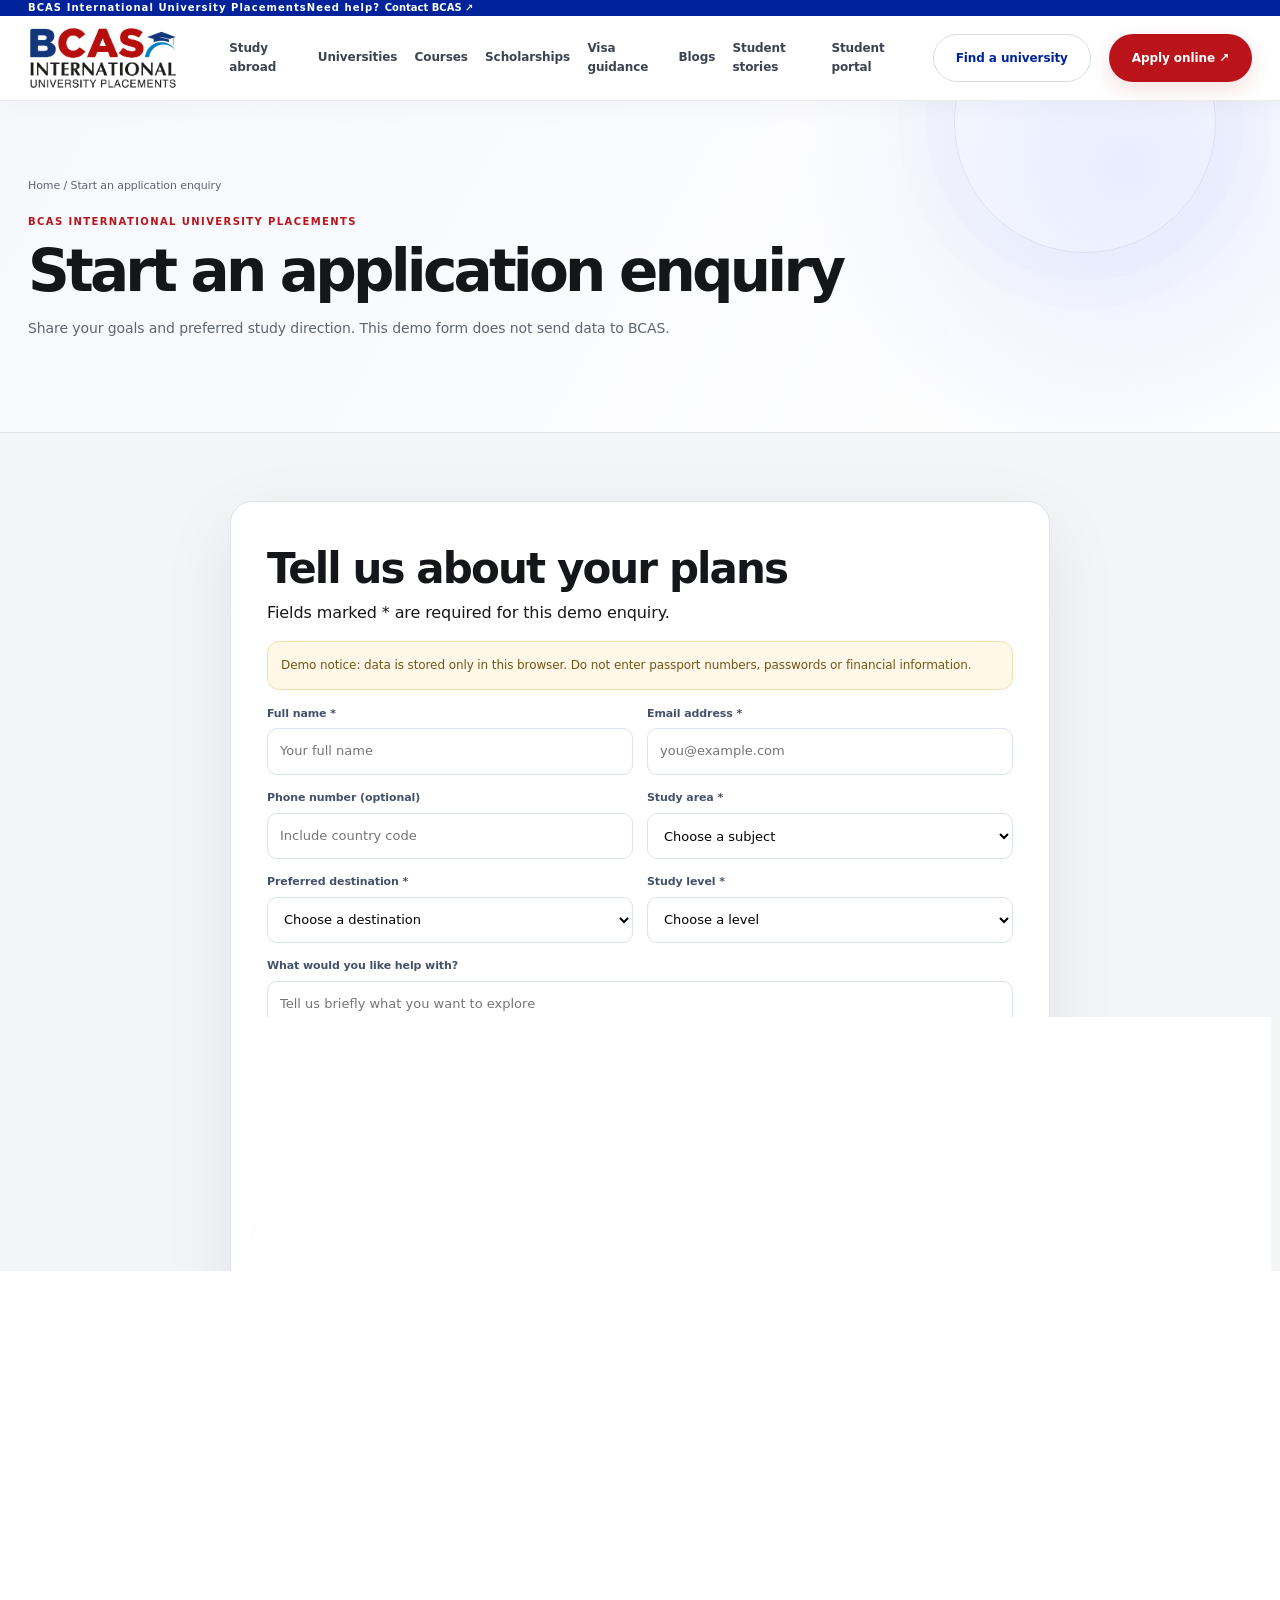
<file: legacy_bcas/apply.html>
<!doctype html><html lang="en"><head><meta charset="utf-8"><meta name="viewport" content="width=device-width,initial-scale=1"><meta name="theme-color" content="#00239C"><meta name="description" content="Start an international study enquiry with BCAS."><title>Apply online | BCAS International University Placements</title><link rel="icon" href="assets/bcas-logo.png"><link rel="stylesheet" href="assets/style.css"></head><body><div class="topbar"><div class="container"><span>BCAS International University Placements</span><span>Need help? <a href="contact.html">Contact BCAS ↗</a></span></div></div><header class="header"><div class="container nav"><a class="brand" href="index.html"><img src="assets/bcas-logo.png" alt="BCAS International University Placements"></a><button id="menuToggle" class="menu-toggle" aria-label="Toggle navigation" aria-expanded="false">☰</button><nav id="navLinks" class="navlinks" aria-label="Main navigation"><a href="study-abroad.html" >Study abroad</a><a href="universities.html" >Universities</a><a href="courses.html" >Courses</a><a href="scholarships.html" >Scholarships</a><a href="visa-guidance.html" >Visa guidance</a><a href="blogs.html">Blogs</a><a href="success-stories.html" >Student stories</a><a href="student-portal.html">Student portal</a></nav><div class="nav-actions"><a class="btn outline" href="universities.html">Find a university</a><a class="btn primary" href="apply.html">Apply online ↗</a></div></div></header><section class="page-intro"><div class="container"><div class="breadcrumb"><a href="index.html">Home</a> / Start an application enquiry</div><span class="kicker">BCAS INTERNATIONAL UNIVERSITY PLACEMENTS</span><h1>Start an application enquiry</h1><p>Share your goals and preferred study direction. This demo form does not send data to BCAS.</p></div></section><section class="section soft"><div class="container"><form class="form-card" data-demo-form><h2>Tell us about your plans</h2><p class="intro-copy">Fields marked * are required for this demo enquiry.</p><div class="notice">Demo notice: data is stored only in this browser. Do not enter passport numbers, passwords or financial information.</div><div class="form-grid"><div class="field"><label for="fullName">Full name *</label><input id="fullName" name="fullName" autocomplete="name" required placeholder="Your full name"></div><div class="field"><label for="email">Email address *</label><input id="email" name="email" type="email" autocomplete="email" required placeholder="you@example.com"></div><div class="field"><label for="phone">Phone number (optional)</label><input id="phone" name="phone" type="tel" autocomplete="tel" placeholder="Include country code"></div><div class="field"><label for="interest">Study area *</label><select id="interest" name="interest" required><option value="">Choose a subject</option><option>Computing & IT</option><option>Business & Management</option><option>Engineering</option><option>Health & Applied Science</option><option>Hospitality & Tourism</option><option>Not sure yet</option></select></div><div class="field"><label for="country">Preferred destination *</label><select id="country" name="country" required><option value="">Choose a destination</option><option>United Kingdom</option><option>Australia</option><option>Canada</option><option>New Zealand</option><option>Malaysia</option><option>Open to options</option></select></div><div class="field"><label for="level">Study level *</label><select id="level" name="level" required><option value="">Choose a level</option><option>Foundation</option><option>Diploma</option><option>Bachelor’s</option><option>Postgraduate</option><option>Not sure yet</option></select></div><div class="field full"><label for="message">What would you like help with?</label><textarea id="message" name="message" placeholder="Tell us briefly what you want to explore"></textarea></div><div class="field full"><label><input type="checkbox" name="demoConsent" required> I understand this is a demo form and my information will not be sent to BCAS. *</label></div><div class="field full"><button class="btn primary" type="submit">Save demo enquiry ↗</button><p class="intro-copy">For official enquiries, visit <a href="https://bcas.lk/" target="_blank" rel="noopener">bcas.lk</a>.</p></div></div><div class="result" hidden role="status" aria-live="polite"></div></form></div></section><footer class="footer"><div class="container"><div class="footer-grid"><div><img class="footer-logo" src="assets/bcas-logo.png" alt="BCAS International University Placements"><p>Explore international study pathways with clearer choices and practical next steps.</p><p>This is a website prototype, not an official admissions or visa decision service.</p></div><div><h4>Explore</h4><div class="footer-links"><a href="study-abroad.html">Study abroad</a><a href="universities.html">University finder</a><a href="courses.html">Course search</a><a href="scholarships.html">Scholarships</a></div></div><div><h4>Get ready</h4><div class="footer-links"><a href="visa-guidance.html">Visa guidance</a><a href="success-stories.html">Student journeys</a><a href="apply.html">Apply online</a><a href="student-portal.html">Student portal</a><a href="contact.html">Contact & campuses</a></div></div><div><h4>Official BCAS</h4><div class="footer-links"><a href="https://bcas.lk/" target="_blank" rel="noopener">BCAS official website ↗</a><a href="https://wa.me/94761415273" target="_blank" rel="noopener">WhatsApp BCAS ↗</a><a href="https://www.facebook.com/bcasinternationalcentre" target="_blank" rel="noopener">Facebook ↗</a><a href="https://www.instagram.com/bcasinternational/" target="_blank" rel="noopener">Instagram ↗</a><a href="https://www.linkedin.com/company/bcasinternationaluniversityplacements/" target="_blank" rel="noopener">LinkedIn ↗</a><a href="https://www.tiktok.com/@bcasstudyabroad" target="_blank" rel="noopener">TikTok ↗</a><a href="https://www.youtube.com/@bcasinternationalplacements" target="_blank" rel="noopener">YouTube ↗</a></div></div></div><div class="footer-bottom"><span>© <span id="year"></span> BCAS Global website concept</span><span>Responsive · Mobile-first · Accessible-minded</span></div></div></footer><nav class="mobile-nav"><a href="index.html"><span>⌂</span><span>Home</span></a><a href="courses.html"><span>⌕</span><span>Courses</span></a><a href="apply.html"><span>＋</span><span>Apply</span></a><a href="student-portal.html"><span>♙</span><span>Portal</span></a></nav><div id="toast" class="toast" role="status" aria-live="polite"></div><script>document.querySelector("#year").textContent=new Date().getFullYear()</script><script src="assets/app.js"></script></body></html>
</file>
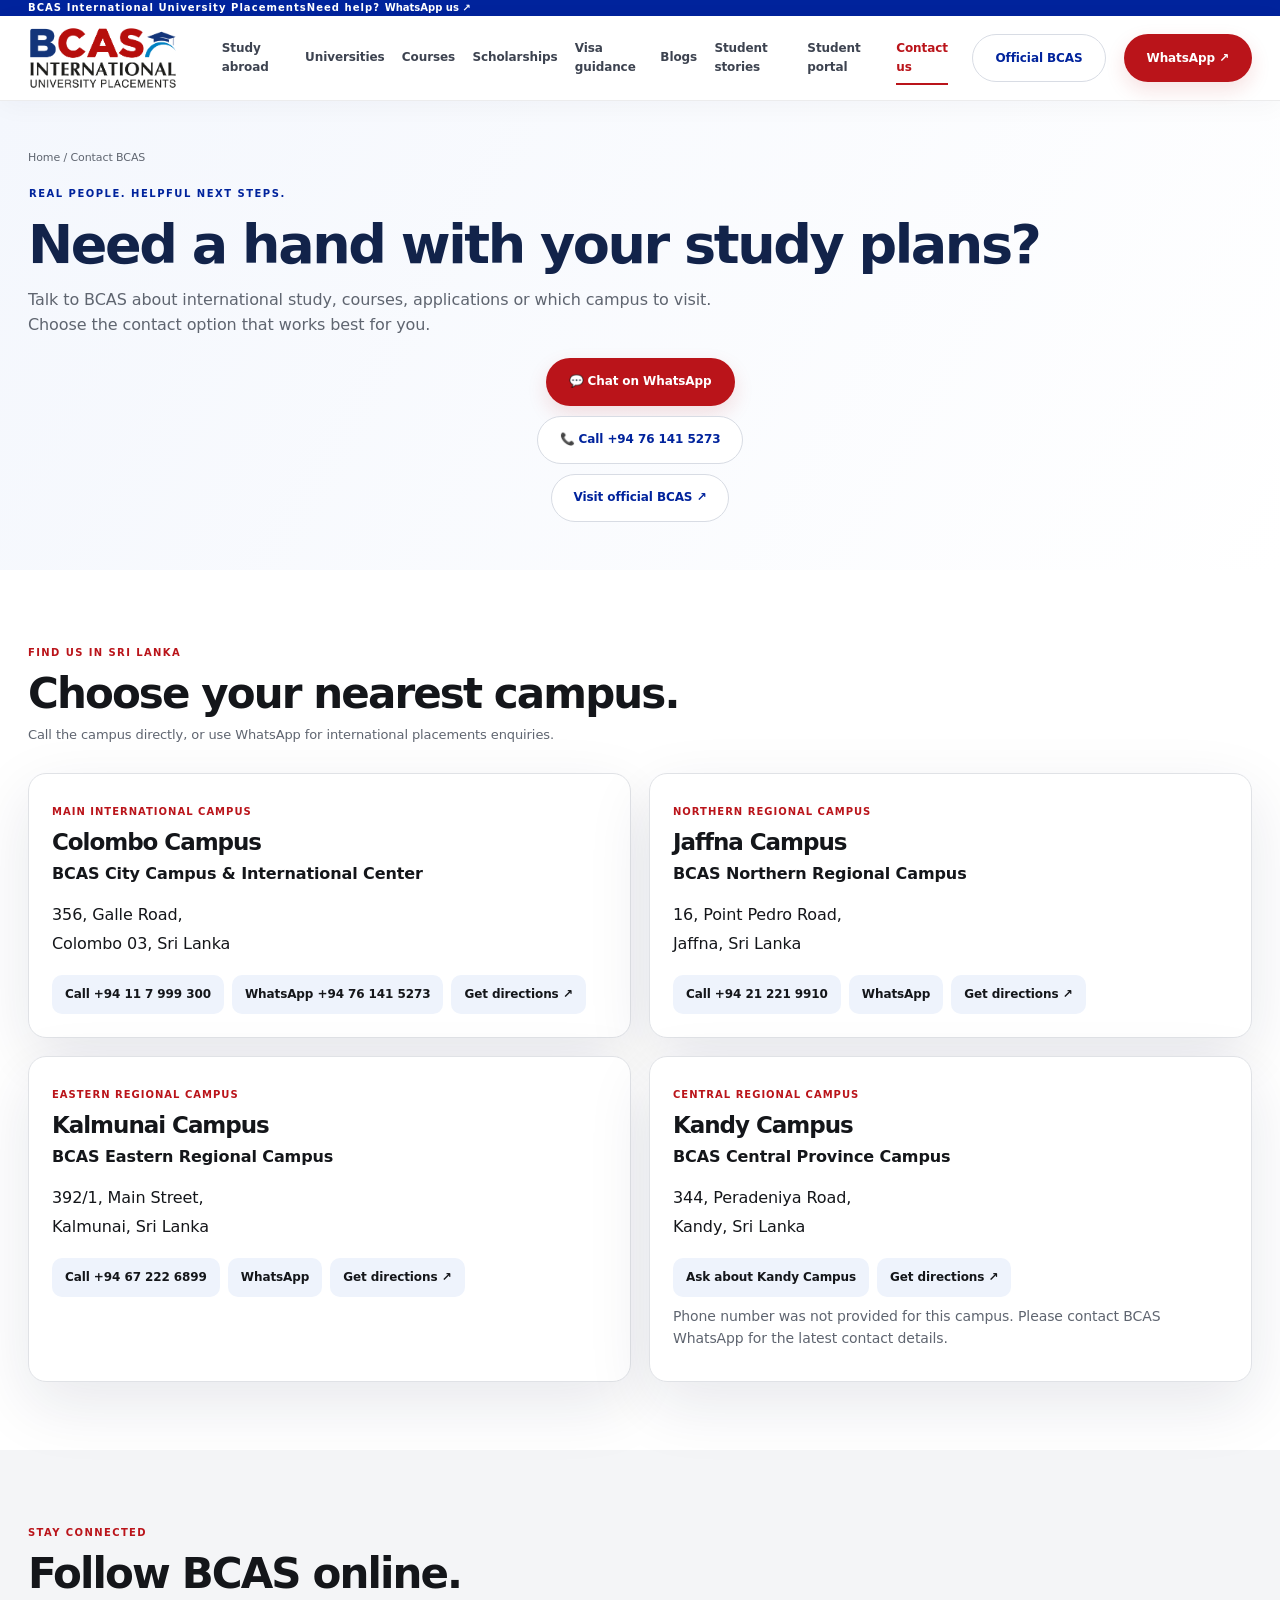
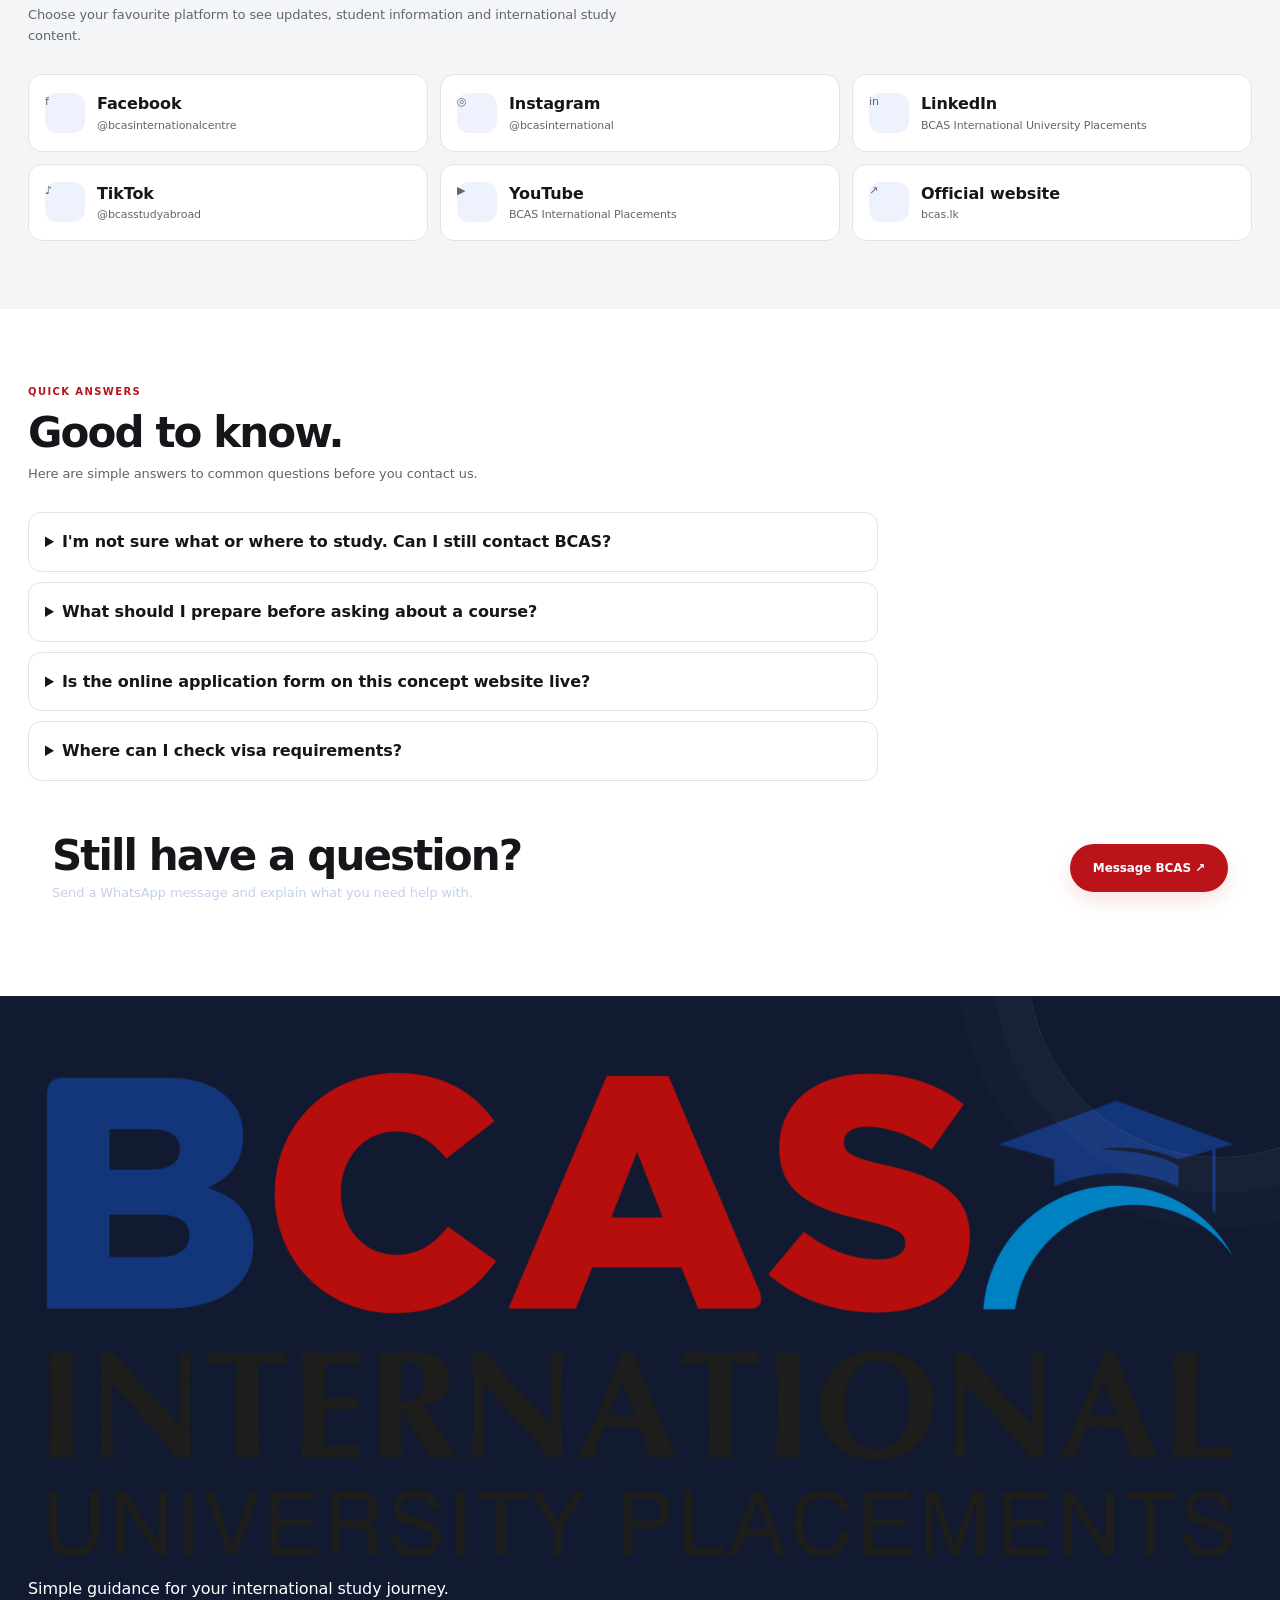
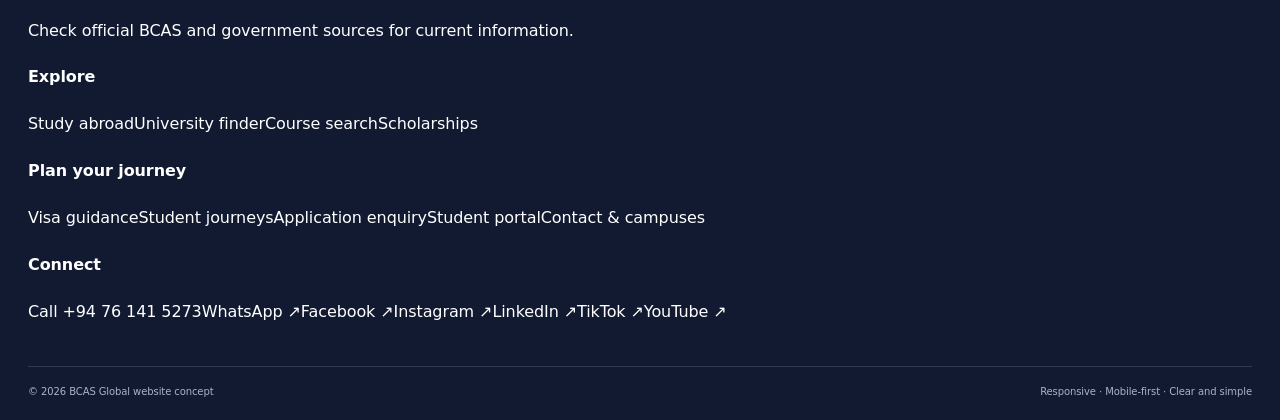
<file: legacy_bcas/contact.html>
<!doctype html>
<html lang="en"><head><meta charset="utf-8"><meta name="viewport" content="width=device-width,initial-scale=1"><meta name="theme-color" content="#00239C"><meta name="description" content="Contact BCAS International University Placements, find a campus, or connect on social media."><title>Contact & campuses | BCAS International University Placements</title><link rel="icon" href="assets/bcas-logo.png"><link rel="stylesheet" href="assets/style.css"><style>
.contact-hero{padding:48px 0;background:linear-gradient(120deg,#f4f7fd,#fff)}.contact-hero h1{font-size:clamp(36px,5vw,54px);margin:12px 0;color:#12234a}.contact-hero p{max-width:700px;color:var(--muted);font-size:16px}.contact-actions{display:flex;gap:10px;flex-wrap:wrap;margin-top:20px}.campus-grid{display:grid;grid-template-columns:repeat(2,minmax(0,1fr));gap:18px}.campus-card{background:#fff;border:1px solid var(--line);border-radius:18px;padding:23px;box-shadow:var(--shadow)}.campus-tag{font-size:10px;letter-spacing:1px;text-transform:uppercase;color:var(--red);font-weight:900}.campus-card h2{font-size:23px;color:var(--navy);margin:7px 0}.campus-card p{font-size:14px;color:var(--muted);margin:8px 0}.campus-card address{font-style:normal;line-height:1.8;margin:14px 0;color:var(--ink)}.contact-links{display:flex;gap:8px;flex-wrap:wrap;margin-top:16px}.contact-links a{display:inline-flex;padding:10px 13px;border-radius:10px;background:#eef3fc;color:var(--navy);font-size:12px;font-weight:850}.social-grid{display:grid;grid-template-columns:repeat(3,1fr);gap:12px}.social-link{display:flex;align-items:center;gap:12px;padding:16px;border:1px solid var(--line);border-radius:14px;background:#fff;font-weight:800}.social-link span{display:block;color:var(--muted);font-size:11px;font-weight:500}.social-icon{display:grid;place-items:center;min-width:40px;height:40px;border-radius:12px;background:#edf2fc;color:var(--navy);font-size:15px}.faq-list{display:grid;gap:10px;max-width:850px}.faq-list details{border:1px solid var(--line);border-radius:13px;background:white;padding:16px}.faq-list summary{cursor:pointer;font-weight:850;color:var(--navy)}.faq-list p{color:var(--muted);font-size:13px;line-height:1.8;margin-bottom:0}.help-strip{display:flex;align-items:center;justify-content:space-between;gap:18px;background:var(--deep);color:#fff;padding:24px;border-radius:18px}.help-strip p{color:#c4d1e8;margin:5px 0 0;font-size:13px}@media(max-width:760px){.campus-grid,.social-grid{grid-template-columns:1fr}.contact-hero{padding:35px 0}.campus-card{padding:18px}.help-strip{align-items:flex-start;flex-direction:column}}
</style></head><body>
<div class="topbar"><div class="container"><span>BCAS International University Placements</span><span>Need help? <a href="https://wa.me/94761415273" target="_blank" rel="noopener">WhatsApp us ↗</a></span></div></div>
<header class="header"><div class="container nav"><a class="brand" href="index.html"><img src="assets/bcas-logo.png" alt="BCAS International University Placements"></a><button id="menuToggle" class="menu-toggle" aria-label="Toggle navigation" aria-expanded="false">☰</button><nav id="navLinks" class="navlinks" aria-label="Main navigation"><a href="study-abroad.html">Study abroad</a><a href="universities.html">Universities</a><a href="courses.html">Courses</a><a href="scholarships.html">Scholarships</a><a href="visa-guidance.html">Visa guidance</a><a href="blogs.html">Blogs</a><a href="success-stories.html">Student stories</a><a href="student-portal.html">Student portal</a><a href="contact.html" aria-current="page">Contact us</a></nav><div class="nav-actions"><a class="btn outline" href="https://bcas.lk/" target="_blank" rel="noopener">Official BCAS</a><a class="btn primary" href="https://wa.me/94761415273" target="_blank" rel="noopener">WhatsApp ↗</a></div></div></header>
<main><section class="contact-hero"><div class="container"><div class="breadcrumb"><a href="index.html">Home</a> / Contact BCAS</div><span class="eyebrow">Real people. Helpful next steps.</span><h1>Need a hand with your study plans?</h1><p>Talk to BCAS about international study, courses, applications or which campus to visit. Choose the contact option that works best for you.</p><div class="contact-actions"><a class="btn primary" href="https://wa.me/94761415273" target="_blank" rel="noopener">💬 Chat on WhatsApp</a><a class="btn outline" href="tel:+94761415273">📞 Call +94 76 141 5273</a><a class="btn outline" href="https://bcas.lk/" target="_blank" rel="noopener">Visit official BCAS ↗</a></div></div></section>
<section class="section"><div class="container"><div class="section-head"><div><span class="kicker">Find us in Sri Lanka</span><h2>Choose your nearest campus.</h2><p>Call the campus directly, or use WhatsApp for international placements enquiries.</p></div></div><div class="campus-grid">
<article class="campus-card"><span class="campus-tag">Main International Campus</span><h2>Colombo Campus</h2><strong>BCAS City Campus & International Center</strong><address>356, Galle Road,<br>Colombo 03, Sri Lanka</address><div class="contact-links"><a href="tel:+94117999300">Call +94 11 7 999 300</a><a href="https://wa.me/94761415273" target="_blank" rel="noopener">WhatsApp +94 76 141 5273</a><a href="https://www.google.com/maps/search/?api=1&query=BCAS+City+Campus+356+Galle+Road+Colombo+03" target="_blank" rel="noopener">Get directions ↗</a></div></article>
<article class="campus-card"><span class="campus-tag">Northern Regional Campus</span><h2>Jaffna Campus</h2><strong>BCAS Northern Regional Campus</strong><address>16, Point Pedro Road,<br>Jaffna, Sri Lanka</address><div class="contact-links"><a href="tel:+94212219910">Call +94 21 221 9910</a><a href="https://wa.me/94761415273" target="_blank" rel="noopener">WhatsApp</a><a href="https://www.google.com/maps/search/?api=1&query=BCAS+Northern+Regional+Campus+16+Point+Pedro+Road+Jaffna" target="_blank" rel="noopener">Get directions ↗</a></div></article>
<article class="campus-card"><span class="campus-tag">Eastern Regional Campus</span><h2>Kalmunai Campus</h2><strong>BCAS Eastern Regional Campus</strong><address>392/1, Main Street,<br>Kalmunai, Sri Lanka</address><div class="contact-links"><a href="tel:+94672226899">Call +94 67 222 6899</a><a href="https://wa.me/94761415273" target="_blank" rel="noopener">WhatsApp</a><a href="https://www.google.com/maps/search/?api=1&query=BCAS+Eastern+Regional+Campus+392%2F1+Main+Street+Kalmunai" target="_blank" rel="noopener">Get directions ↗</a></div></article>
<article class="campus-card"><span class="campus-tag">Central Regional Campus</span><h2>Kandy Campus</h2><strong>BCAS Central Province Campus</strong><address>344, Peradeniya Road,<br>Kandy, Sri Lanka</address><div class="contact-links"><a href="https://wa.me/94761415273" target="_blank" rel="noopener">Ask about Kandy Campus</a><a href="https://www.google.com/maps/search/?api=1&query=BCAS+Central+Province+Campus+344+Peradeniya+Road+Kandy" target="_blank" rel="noopener">Get directions ↗</a></div><p>Phone number was not provided for this campus. Please contact BCAS WhatsApp for the latest contact details.</p></article>
</div></div></section>
<section class="section soft"><div class="container"><div class="section-head"><div><span class="kicker">Stay connected</span><h2>Follow BCAS online.</h2><p>Choose your favourite platform to see updates, student information and international study content.</p></div></div><div class="social-grid">
<a class="social-link" href="https://www.facebook.com/bcasinternationalcentre" target="_blank" rel="noopener"><span class="social-icon">f</span><div>Facebook<span>@bcasinternationalcentre</span></div></a>
<a class="social-link" href="https://www.instagram.com/bcasinternational/" target="_blank" rel="noopener"><span class="social-icon">◎</span><div>Instagram<span>@bcasinternational</span></div></a>
<a class="social-link" href="https://www.linkedin.com/company/bcasinternationaluniversityplacements/" target="_blank" rel="noopener"><span class="social-icon">in</span><div>LinkedIn<span>BCAS International University Placements</span></div></a>
<a class="social-link" href="https://www.tiktok.com/@bcasstudyabroad" target="_blank" rel="noopener"><span class="social-icon">♪</span><div>TikTok<span>@bcasstudyabroad</span></div></a>
<a class="social-link" href="https://www.youtube.com/@bcasinternationalplacements" target="_blank" rel="noopener"><span class="social-icon">▶</span><div>YouTube<span>BCAS International Placements</span></div></a>
<a class="social-link" href="https://bcas.lk/" target="_blank" rel="noopener"><span class="social-icon">↗</span><div>Official website<span>bcas.lk</span></div></a>
</div></div></section>
<section class="section"><div class="container"><div class="section-head"><div><span class="kicker">Quick answers</span><h2>Good to know.</h2><p>Here are simple answers to common questions before you contact us.</p></div></div><div class="faq-list"><details><summary>I'm not sure what or where to study. Can I still contact BCAS?</summary><p>Yes. You do not need to have everything decided. Share your interests, qualifications and goals, and ask what options may fit you.</p></details><details><summary>What should I prepare before asking about a course?</summary><p>If convenient, have your latest education results, preferred subject, possible destination and rough start date ready. Do not send passwords, bank details or passport information through social media.</p></details><details><summary>Is the online application form on this concept website live?</summary><p>No. This website is a front-end concept. To make an official enquiry, contact BCAS directly through the phone/WhatsApp links above or visit the official website.</p></details><details><summary>Where can I check visa requirements?</summary><p>Visa rules vary by destination and can change. Use official government immigration websites and ask an adviser what to verify for your situation. BCAS cannot guarantee a visa decision.</p></details></div><div class="help-strip" style="margin-top:28px"><div><h2 style="margin:0">Still have a question?</h2><p>Send a WhatsApp message and explain what you need help with.</p></div><a class="btn primary" href="https://wa.me/94761415273" target="_blank" rel="noopener">Message BCAS ↗</a></div></div></section></main>
<footer class="footer"><div class="container"><div class="footer-grid"><div><img class="footer-logo" src="assets/bcas-logo.png" alt="BCAS International University Placements"><p>Simple guidance for your international study journey.</p><p>Check official BCAS and government sources for current information.</p></div><div><h4>Explore</h4><div class="footer-links"><a href="study-abroad.html">Study abroad</a><a href="universities.html">University finder</a><a href="courses.html">Course search</a><a href="scholarships.html">Scholarships</a></div></div><div><h4>Plan your journey</h4><div class="footer-links"><a href="visa-guidance.html">Visa guidance</a><a href="success-stories.html">Student journeys</a><a href="apply.html">Application enquiry</a><a href="student-portal.html">Student portal</a><a href="contact.html">Contact & campuses</a></div></div><div><h4>Connect</h4><div class="footer-links"><a href="tel:+94761415273">Call +94 76 141 5273</a><a href="https://wa.me/94761415273" target="_blank" rel="noopener">WhatsApp ↗</a><a href="https://www.facebook.com/bcasinternationalcentre" target="_blank" rel="noopener">Facebook ↗</a><a href="https://www.instagram.com/bcasinternational/" target="_blank" rel="noopener">Instagram ↗</a><a href="https://www.linkedin.com/company/bcasinternationaluniversityplacements/" target="_blank" rel="noopener">LinkedIn ↗</a><a href="https://www.tiktok.com/@bcasstudyabroad" target="_blank" rel="noopener">TikTok ↗</a><a href="https://www.youtube.com/@bcasinternationalplacements" target="_blank" rel="noopener">YouTube ↗</a></div></div></div><div class="footer-bottom"><span>© <span id="year"></span> BCAS Global website concept</span><span>Responsive · Mobile-first · Clear and simple</span></div></div></footer>
<nav class="mobile-nav"><a href="index.html"><span>⌂</span><span>Home</span></a><a href="courses.html"><span>⌕</span><span>Courses</span></a><a href="apply.html"><span>＋</span><span>Enquiry</span></a><a href="contact.html" class="active"><span>☎</span><span>Contact</span></a></nav><div id="toast" class="toast" role="status" aria-live="polite"></div><script>document.querySelector('#year').textContent=new Date().getFullYear()</script><script src="assets/app.js"></script></body></html>
</file>
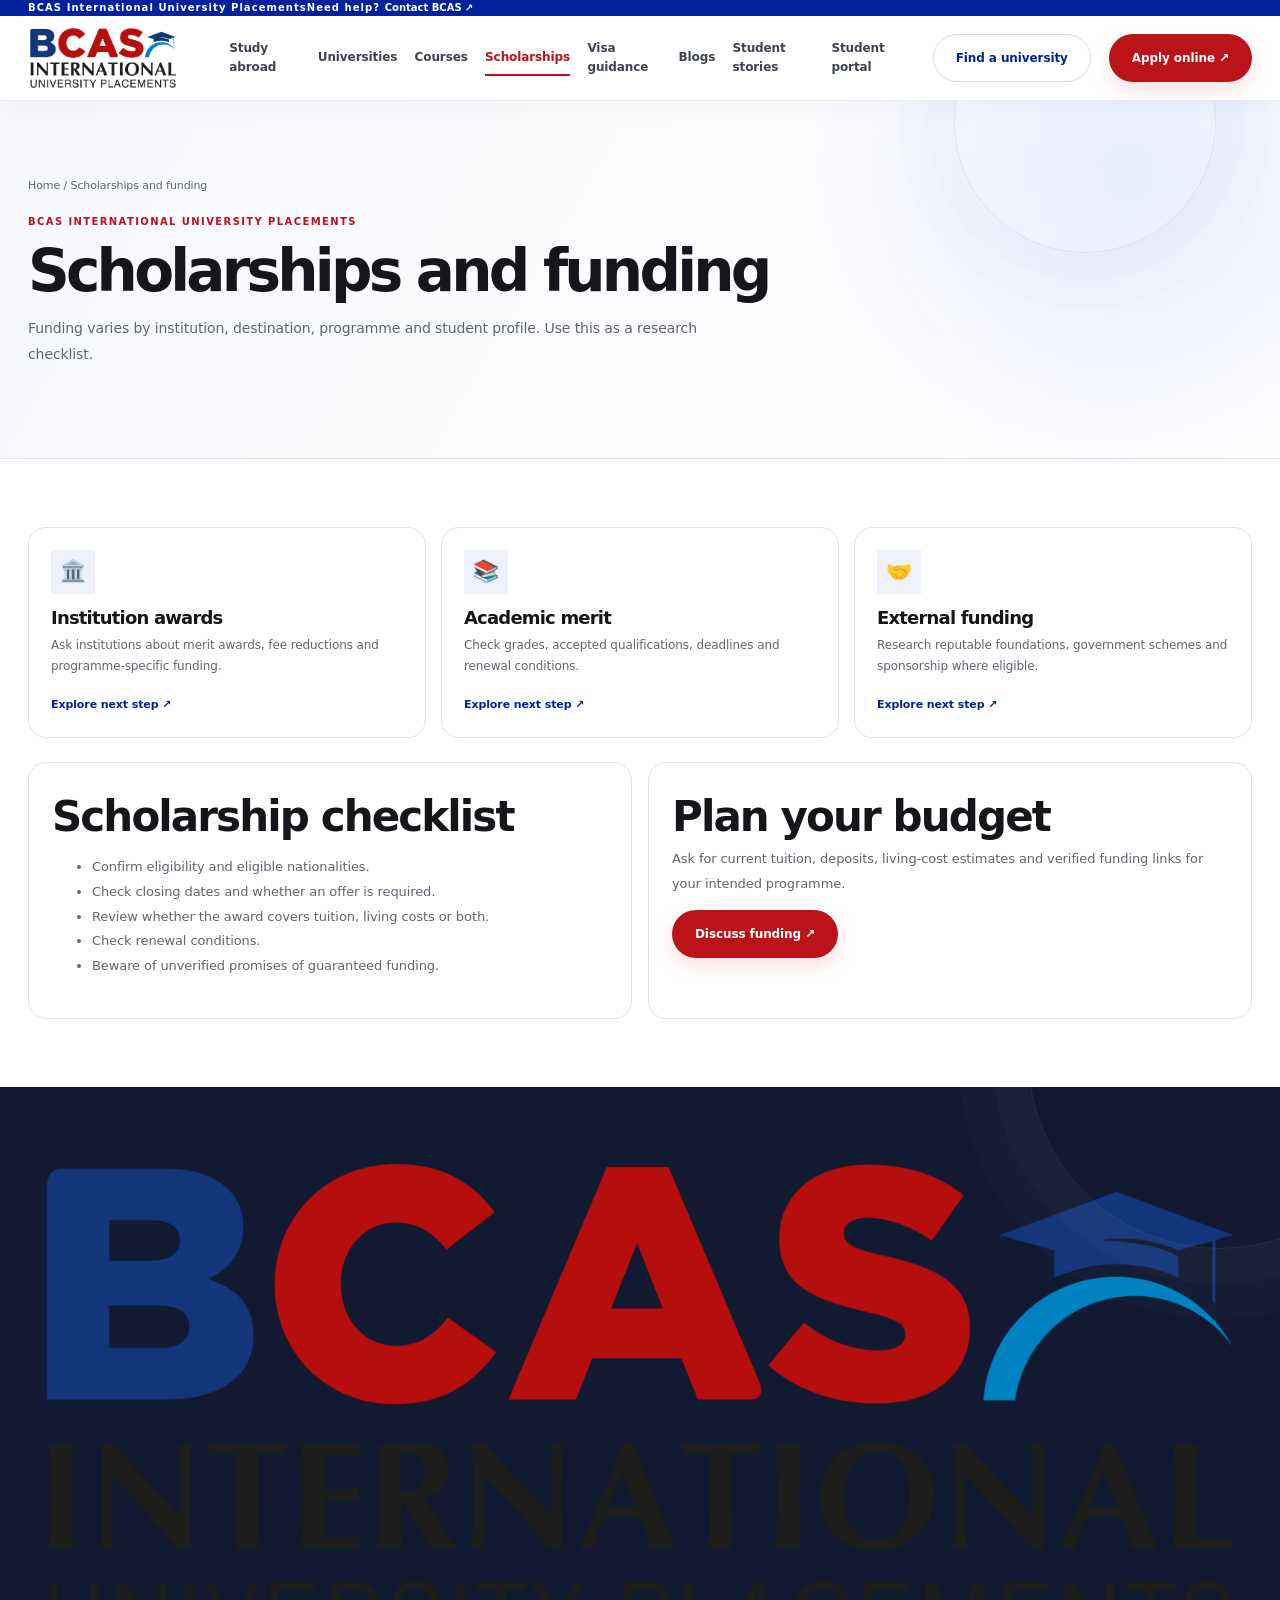
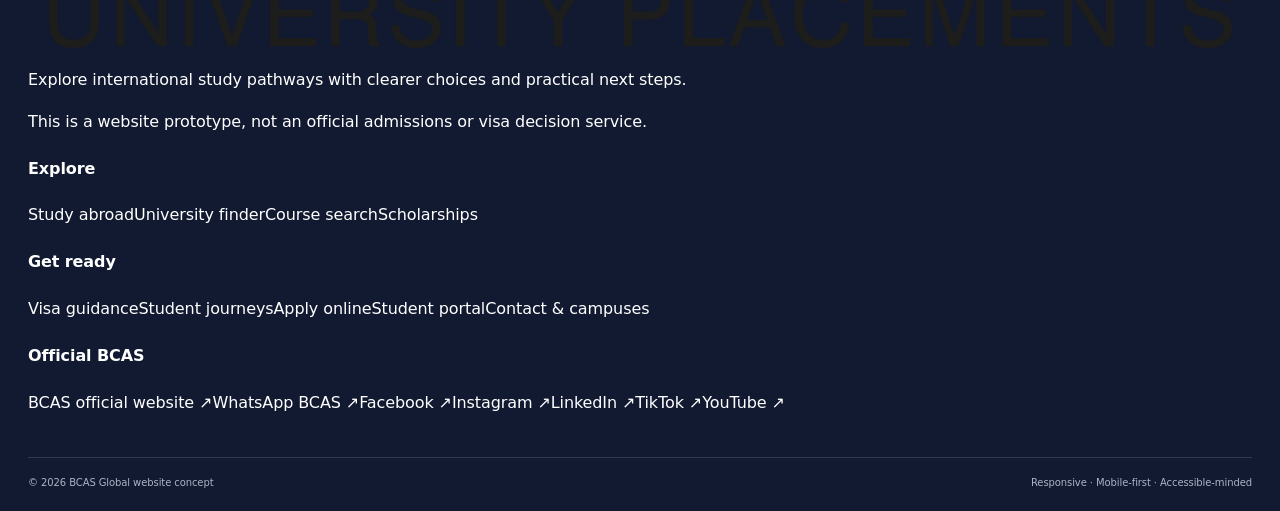
<file: legacy_bcas/scholarships.html>
<!doctype html><html lang="en"><head><meta charset="utf-8"><meta name="viewport" content="width=device-width,initial-scale=1"><meta name="theme-color" content="#00239C"><meta name="description" content="Research funding opportunities and prepare questions about eligibility and deadlines."><title>Scholarships | BCAS International University Placements</title><link rel="icon" href="assets/bcas-logo.png"><link rel="stylesheet" href="assets/style.css"></head><body><div class="topbar"><div class="container"><span>BCAS International University Placements</span><span>Need help? <a href="contact.html">Contact BCAS ↗</a></span></div></div><header class="header"><div class="container nav"><a class="brand" href="index.html"><img src="assets/bcas-logo.png" alt="BCAS International University Placements"></a><button id="menuToggle" class="menu-toggle" aria-label="Toggle navigation" aria-expanded="false">☰</button><nav id="navLinks" class="navlinks" aria-label="Main navigation"><a href="study-abroad.html" >Study abroad</a><a href="universities.html" >Universities</a><a href="courses.html" >Courses</a><a href="scholarships.html" aria-current="page">Scholarships</a><a href="visa-guidance.html" >Visa guidance</a><a href="blogs.html">Blogs</a><a href="success-stories.html" >Student stories</a><a href="student-portal.html">Student portal</a></nav><div class="nav-actions"><a class="btn outline" href="universities.html">Find a university</a><a class="btn primary" href="apply.html">Apply online ↗</a></div></div></header><section class="page-intro"><div class="container"><div class="breadcrumb"><a href="index.html">Home</a> / Scholarships and funding</div><span class="kicker">BCAS INTERNATIONAL UNIVERSITY PLACEMENTS</span><h1>Scholarships and funding</h1><p>Funding varies by institution, destination, programme and student profile. Use this as a research checklist.</p></div></section><section class="section"><div class="container"><div class="grid-3"><article class="card"><div class="icon">🏛️</div><h3>Institution awards</h3><p>Ask institutions about merit awards, fee reductions and programme-specific funding.</p><a href="apply.html">Explore next step ↗</a></article><article class="card"><div class="icon">📚</div><h3>Academic merit</h3><p>Check grades, accepted qualifications, deadlines and renewal conditions.</p><a href="apply.html">Explore next step ↗</a></article><article class="card"><div class="icon">🤝</div><h3>External funding</h3><p>Research reputable foundations, government schemes and sponsorship where eligible.</p><a href="apply.html">Explore next step ↗</a></article></div><div class="grid-2" style="margin-top:24px"><div class="content-panel"><h2>Scholarship checklist</h2><ul><li>Confirm eligibility and eligible nationalities.</li><li>Check closing dates and whether an offer is required.</li><li>Review whether the award covers tuition, living costs or both.</li><li>Check renewal conditions.</li><li>Beware of unverified promises of guaranteed funding.</li></ul></div><div class="content-panel"><h2>Plan your budget</h2><p>Ask for current tuition, deposits, living-cost estimates and verified funding links for your intended programme.</p><a class="btn primary" href="apply.html">Discuss funding ↗</a></div></div></div></section><footer class="footer"><div class="container"><div class="footer-grid"><div><img class="footer-logo" src="assets/bcas-logo.png" alt="BCAS International University Placements"><p>Explore international study pathways with clearer choices and practical next steps.</p><p>This is a website prototype, not an official admissions or visa decision service.</p></div><div><h4>Explore</h4><div class="footer-links"><a href="study-abroad.html">Study abroad</a><a href="universities.html">University finder</a><a href="courses.html">Course search</a><a href="scholarships.html">Scholarships</a></div></div><div><h4>Get ready</h4><div class="footer-links"><a href="visa-guidance.html">Visa guidance</a><a href="success-stories.html">Student journeys</a><a href="apply.html">Apply online</a><a href="student-portal.html">Student portal</a><a href="contact.html">Contact & campuses</a></div></div><div><h4>Official BCAS</h4><div class="footer-links"><a href="https://bcas.lk/" target="_blank" rel="noopener">BCAS official website ↗</a><a href="https://wa.me/94761415273" target="_blank" rel="noopener">WhatsApp BCAS ↗</a><a href="https://www.facebook.com/bcasinternationalcentre" target="_blank" rel="noopener">Facebook ↗</a><a href="https://www.instagram.com/bcasinternational/" target="_blank" rel="noopener">Instagram ↗</a><a href="https://www.linkedin.com/company/bcasinternationaluniversityplacements/" target="_blank" rel="noopener">LinkedIn ↗</a><a href="https://www.tiktok.com/@bcasstudyabroad" target="_blank" rel="noopener">TikTok ↗</a><a href="https://www.youtube.com/@bcasinternationalplacements" target="_blank" rel="noopener">YouTube ↗</a></div></div></div><div class="footer-bottom"><span>© <span id="year"></span> BCAS Global website concept</span><span>Responsive · Mobile-first · Accessible-minded</span></div></div></footer><nav class="mobile-nav"><a href="index.html"><span>⌂</span><span>Home</span></a><a href="courses.html"><span>⌕</span><span>Courses</span></a><a href="apply.html"><span>＋</span><span>Apply</span></a><a href="student-portal.html"><span>♙</span><span>Portal</span></a></nav><div id="toast" class="toast" role="status" aria-live="polite"></div><script>document.querySelector("#year").textContent=new Date().getFullYear()</script><script src="assets/app.js"></script></body></html>
</file>
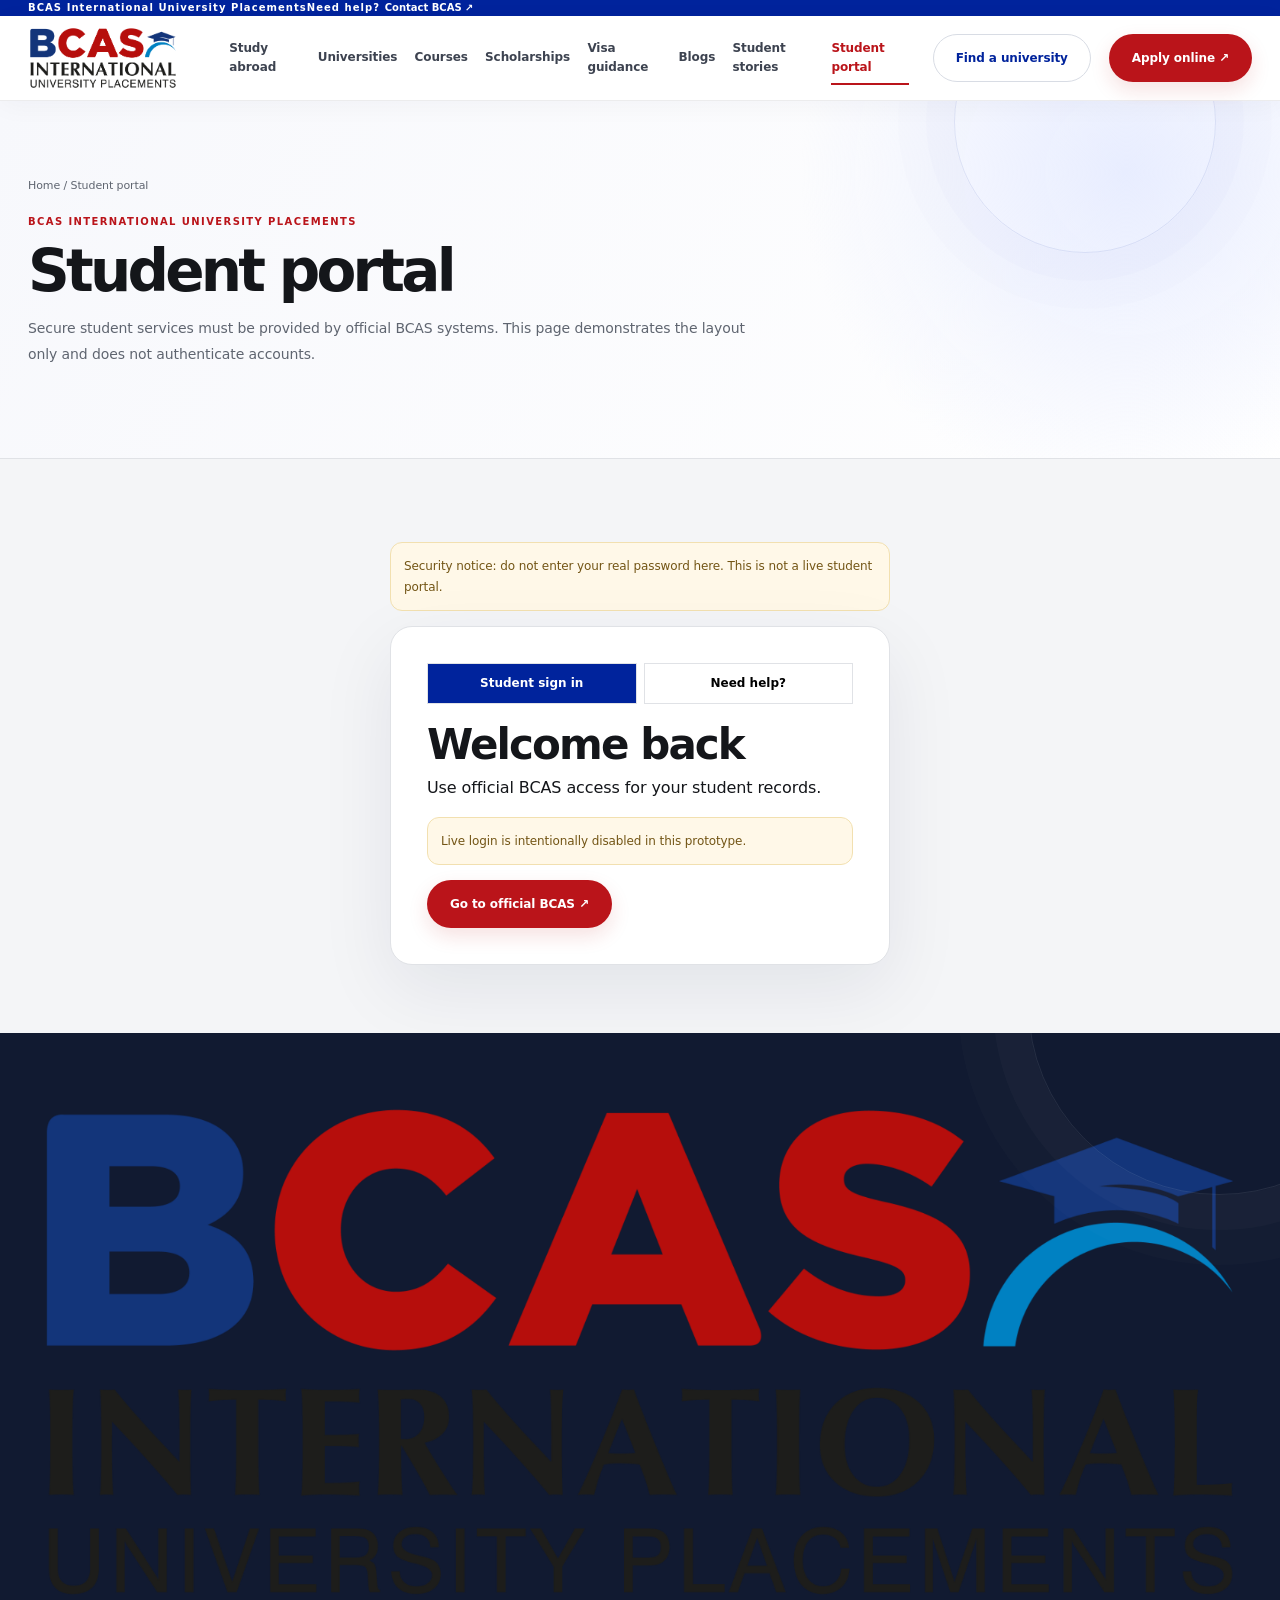
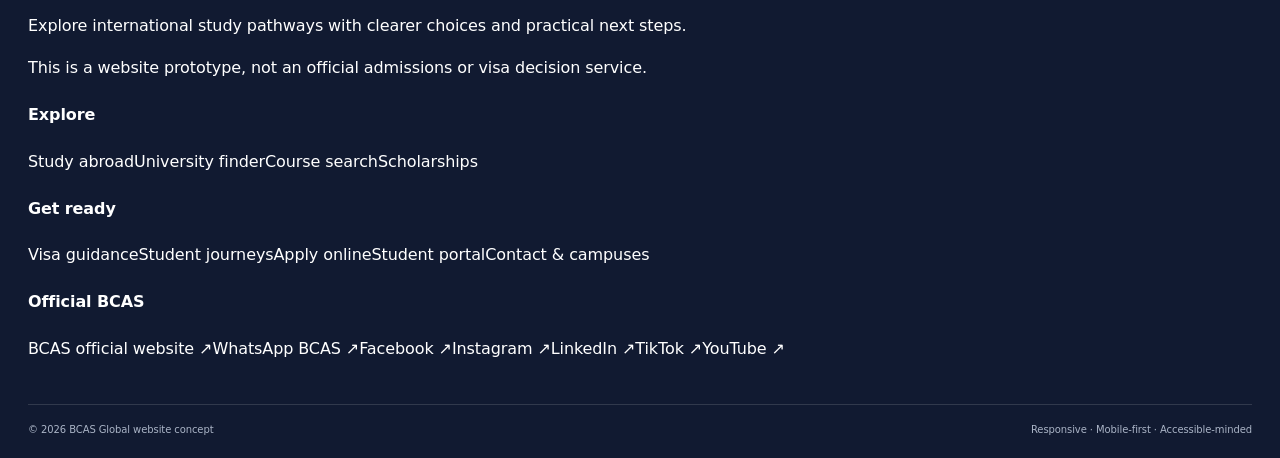
<file: legacy_bcas/student-portal.html>
<!doctype html><html lang="en"><head><meta charset="utf-8"><meta name="viewport" content="width=device-width,initial-scale=1"><meta name="theme-color" content="#00239C"><meta name="description" content="Student portal information and safe sign-in guidance."><title>Student portal | BCAS International University Placements</title><link rel="icon" href="assets/bcas-logo.png"><link rel="stylesheet" href="assets/style.css"></head><body><div class="topbar"><div class="container"><span>BCAS International University Placements</span><span>Need help? <a href="contact.html">Contact BCAS ↗</a></span></div></div><header class="header"><div class="container nav"><a class="brand" href="index.html"><img src="assets/bcas-logo.png" alt="BCAS International University Placements"></a><button id="menuToggle" class="menu-toggle" aria-label="Toggle navigation" aria-expanded="false">☰</button><nav id="navLinks" class="navlinks" aria-label="Main navigation"><a href="study-abroad.html" >Study abroad</a><a href="universities.html" >Universities</a><a href="courses.html" >Courses</a><a href="scholarships.html" >Scholarships</a><a href="visa-guidance.html" >Visa guidance</a><a href="blogs.html">Blogs</a><a href="success-stories.html" >Student stories</a><a href="student-portal.html">Student portal</a></nav><div class="nav-actions"><a class="btn outline" href="universities.html">Find a university</a><a class="btn primary" href="apply.html">Apply online ↗</a></div></div></header><section class="page-intro"><div class="container"><div class="breadcrumb"><a href="index.html">Home</a> / Student portal</div><span class="kicker">BCAS INTERNATIONAL UNIVERSITY PLACEMENTS</span><h1>Student portal</h1><p>Secure student services must be provided by official BCAS systems. This page demonstrates the layout only and does not authenticate accounts.</p></div></section><section class="section soft"><div class="container" style="max-width:500px"><div class="notice">Security notice: do not enter your real password here. This is not a live student portal.</div><div class="form-card"><div class="tabs"><button class="active" type="button" data-tab="loginPanel">Student sign in</button><button type="button" data-tab="helpPanel">Need help?</button></div><div class="tab-panel active" id="loginPanel"><h2>Welcome back</h2><p class="intro-copy">Use official BCAS access for your student records.</p><p class="notice">Live login is intentionally disabled in this prototype.</p><a class="btn primary" href="https://bcas.lk/" target="_blank" rel="noopener">Go to official BCAS ↗</a></div><div class="tab-panel" id="helpPanel"><h2>Need portal access?</h2><p class="intro-copy">Contact BCAS through its official website to confirm the correct portal link and account recovery process.</p><a class="btn primary" href="https://bcas.lk/" target="_blank" rel="noopener">Get official help ↗</a></div></div></div></section><footer class="footer"><div class="container"><div class="footer-grid"><div><img class="footer-logo" src="assets/bcas-logo.png" alt="BCAS International University Placements"><p>Explore international study pathways with clearer choices and practical next steps.</p><p>This is a website prototype, not an official admissions or visa decision service.</p></div><div><h4>Explore</h4><div class="footer-links"><a href="study-abroad.html">Study abroad</a><a href="universities.html">University finder</a><a href="courses.html">Course search</a><a href="scholarships.html">Scholarships</a></div></div><div><h4>Get ready</h4><div class="footer-links"><a href="visa-guidance.html">Visa guidance</a><a href="success-stories.html">Student journeys</a><a href="apply.html">Apply online</a><a href="student-portal.html">Student portal</a><a href="contact.html">Contact & campuses</a></div></div><div><h4>Official BCAS</h4><div class="footer-links"><a href="https://bcas.lk/" target="_blank" rel="noopener">BCAS official website ↗</a><a href="https://wa.me/94761415273" target="_blank" rel="noopener">WhatsApp BCAS ↗</a><a href="https://www.facebook.com/bcasinternationalcentre" target="_blank" rel="noopener">Facebook ↗</a><a href="https://www.instagram.com/bcasinternational/" target="_blank" rel="noopener">Instagram ↗</a><a href="https://www.linkedin.com/company/bcasinternationaluniversityplacements/" target="_blank" rel="noopener">LinkedIn ↗</a><a href="https://www.tiktok.com/@bcasstudyabroad" target="_blank" rel="noopener">TikTok ↗</a><a href="https://www.youtube.com/@bcasinternationalplacements" target="_blank" rel="noopener">YouTube ↗</a></div></div></div><div class="footer-bottom"><span>© <span id="year"></span> BCAS Global website concept</span><span>Responsive · Mobile-first · Accessible-minded</span></div></div></footer><nav class="mobile-nav"><a href="index.html"><span>⌂</span><span>Home</span></a><a href="courses.html"><span>⌕</span><span>Courses</span></a><a href="apply.html"><span>＋</span><span>Apply</span></a><a href="student-portal.html"><span>♙</span><span>Portal</span></a></nav><div id="toast" class="toast" role="status" aria-live="polite"></div><script>document.querySelector("#year").textContent=new Date().getFullYear()</script><script src="assets/app.js"></script></body></html>
</file>
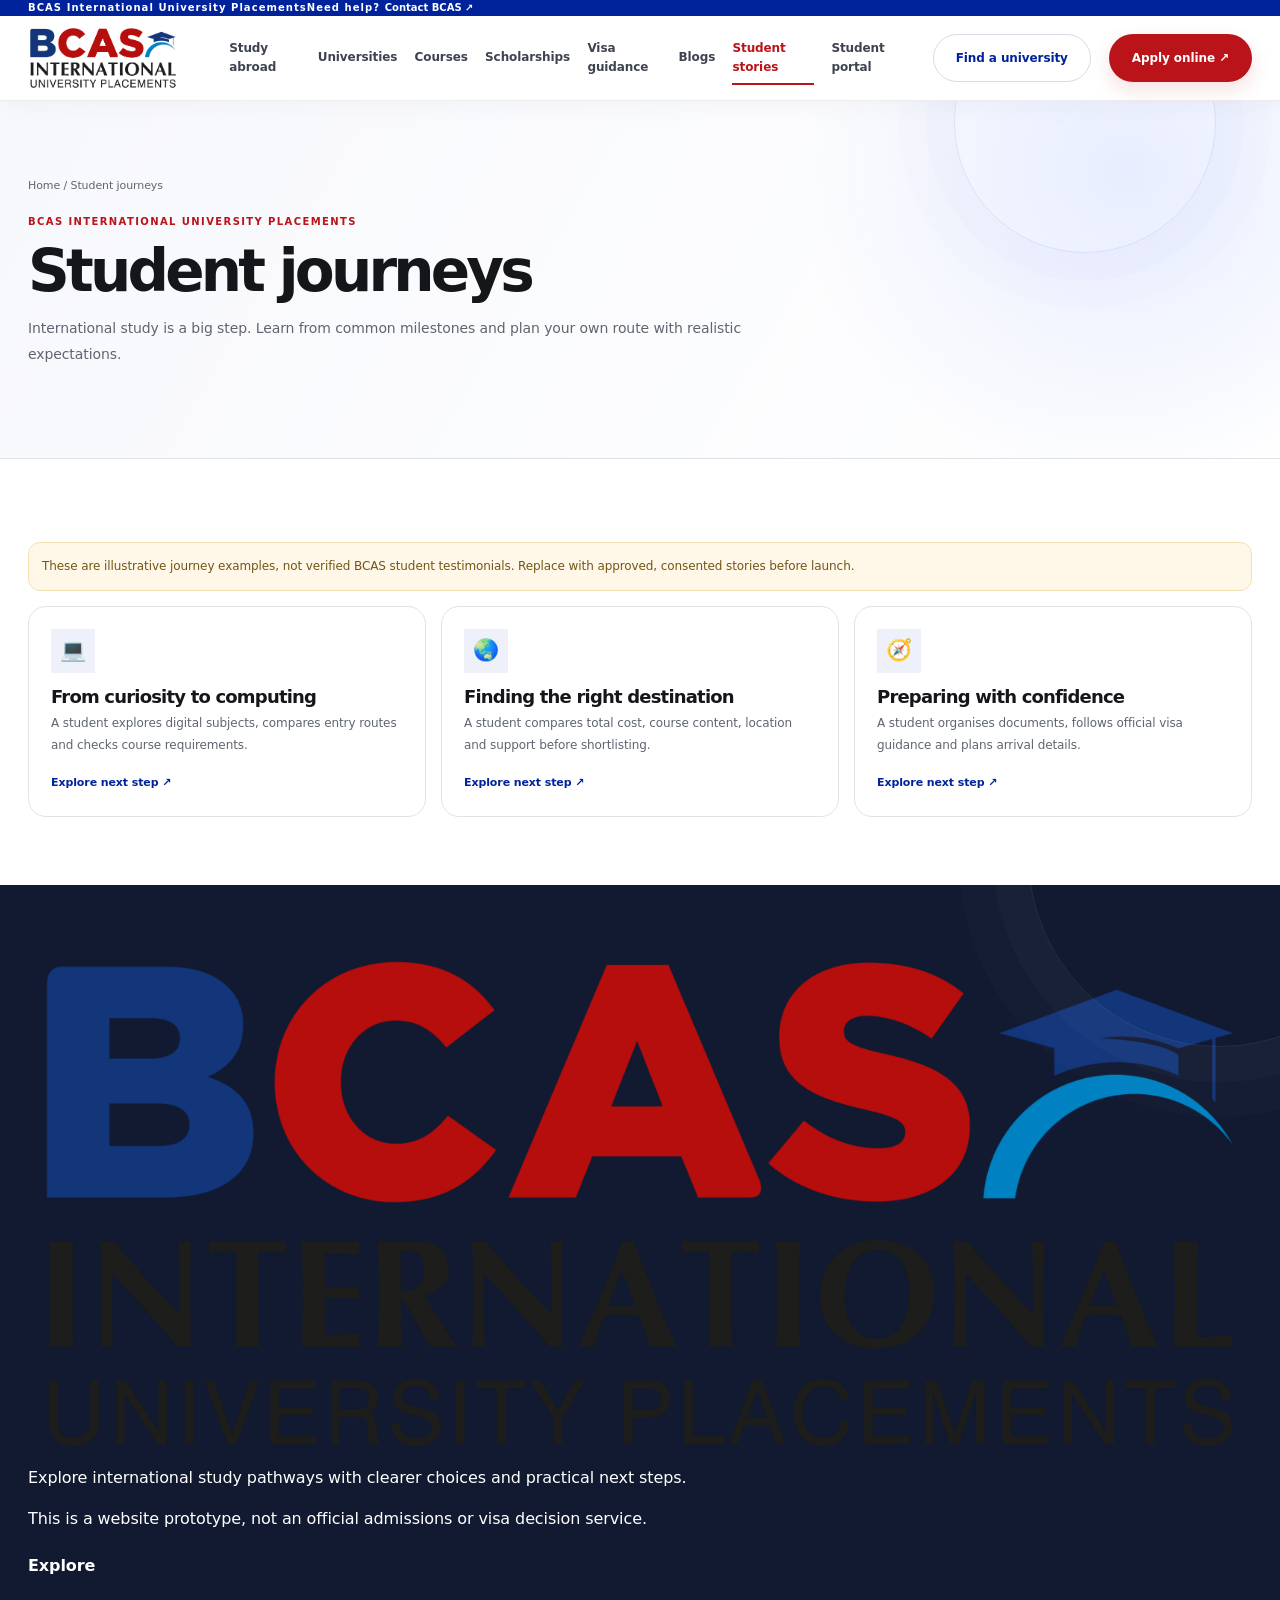
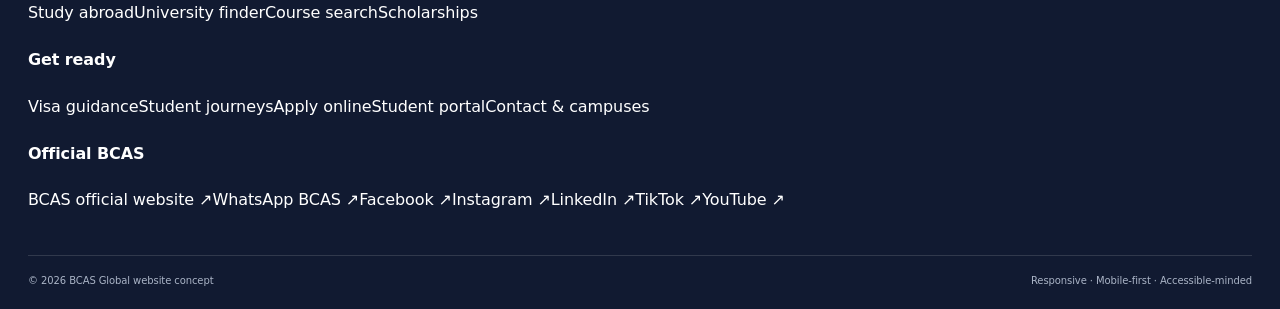
<file: legacy_bcas/success-stories.html>
<!doctype html><html lang="en"><head><meta charset="utf-8"><meta name="viewport" content="width=device-width,initial-scale=1"><meta name="theme-color" content="#00239C"><meta name="description" content="Explore illustrative study journey examples and plan your own next steps."><title>Student journeys | BCAS International University Placements</title><link rel="icon" href="assets/bcas-logo.png"><link rel="stylesheet" href="assets/style.css"></head><body><div class="topbar"><div class="container"><span>BCAS International University Placements</span><span>Need help? <a href="contact.html">Contact BCAS ↗</a></span></div></div><header class="header"><div class="container nav"><a class="brand" href="index.html"><img src="assets/bcas-logo.png" alt="BCAS International University Placements"></a><button id="menuToggle" class="menu-toggle" aria-label="Toggle navigation" aria-expanded="false">☰</button><nav id="navLinks" class="navlinks" aria-label="Main navigation"><a href="study-abroad.html" >Study abroad</a><a href="universities.html" >Universities</a><a href="courses.html" >Courses</a><a href="scholarships.html" >Scholarships</a><a href="visa-guidance.html" >Visa guidance</a><a href="blogs.html">Blogs</a><a href="success-stories.html" aria-current="page">Student stories</a><a href="student-portal.html">Student portal</a></nav><div class="nav-actions"><a class="btn outline" href="universities.html">Find a university</a><a class="btn primary" href="apply.html">Apply online ↗</a></div></div></header><section class="page-intro"><div class="container"><div class="breadcrumb"><a href="index.html">Home</a> / Student journeys</div><span class="kicker">BCAS INTERNATIONAL UNIVERSITY PLACEMENTS</span><h1>Student journeys</h1><p>International study is a big step. Learn from common milestones and plan your own route with realistic expectations.</p></div></section><section class="section"><div class="container"><div class="notice">These are illustrative journey examples, not verified BCAS student testimonials. Replace with approved, consented stories before launch.</div><div class="grid-3"><article class="card"><div class="icon">💻</div><h3>From curiosity to computing</h3><p>A student explores digital subjects, compares entry routes and checks course requirements.</p><a href="apply.html">Explore next step ↗</a></article><article class="card"><div class="icon">🌏</div><h3>Finding the right destination</h3><p>A student compares total cost, course content, location and support before shortlisting.</p><a href="apply.html">Explore next step ↗</a></article><article class="card"><div class="icon">🧭</div><h3>Preparing with confidence</h3><p>A student organises documents, follows official visa guidance and plans arrival details.</p><a href="apply.html">Explore next step ↗</a></article></div></div></section><footer class="footer"><div class="container"><div class="footer-grid"><div><img class="footer-logo" src="assets/bcas-logo.png" alt="BCAS International University Placements"><p>Explore international study pathways with clearer choices and practical next steps.</p><p>This is a website prototype, not an official admissions or visa decision service.</p></div><div><h4>Explore</h4><div class="footer-links"><a href="study-abroad.html">Study abroad</a><a href="universities.html">University finder</a><a href="courses.html">Course search</a><a href="scholarships.html">Scholarships</a></div></div><div><h4>Get ready</h4><div class="footer-links"><a href="visa-guidance.html">Visa guidance</a><a href="success-stories.html">Student journeys</a><a href="apply.html">Apply online</a><a href="student-portal.html">Student portal</a><a href="contact.html">Contact & campuses</a></div></div><div><h4>Official BCAS</h4><div class="footer-links"><a href="https://bcas.lk/" target="_blank" rel="noopener">BCAS official website ↗</a><a href="https://wa.me/94761415273" target="_blank" rel="noopener">WhatsApp BCAS ↗</a><a href="https://www.facebook.com/bcasinternationalcentre" target="_blank" rel="noopener">Facebook ↗</a><a href="https://www.instagram.com/bcasinternational/" target="_blank" rel="noopener">Instagram ↗</a><a href="https://www.linkedin.com/company/bcasinternationaluniversityplacements/" target="_blank" rel="noopener">LinkedIn ↗</a><a href="https://www.tiktok.com/@bcasstudyabroad" target="_blank" rel="noopener">TikTok ↗</a><a href="https://www.youtube.com/@bcasinternationalplacements" target="_blank" rel="noopener">YouTube ↗</a></div></div></div><div class="footer-bottom"><span>© <span id="year"></span> BCAS Global website concept</span><span>Responsive · Mobile-first · Accessible-minded</span></div></div></footer><nav class="mobile-nav"><a href="index.html"><span>⌂</span><span>Home</span></a><a href="courses.html"><span>⌕</span><span>Courses</span></a><a href="apply.html"><span>＋</span><span>Apply</span></a><a href="student-portal.html"><span>♙</span><span>Portal</span></a></nav><div id="toast" class="toast" role="status" aria-live="polite"></div><script>document.querySelector("#year").textContent=new Date().getFullYear()</script><script src="assets/app.js"></script></body></html>
</file>
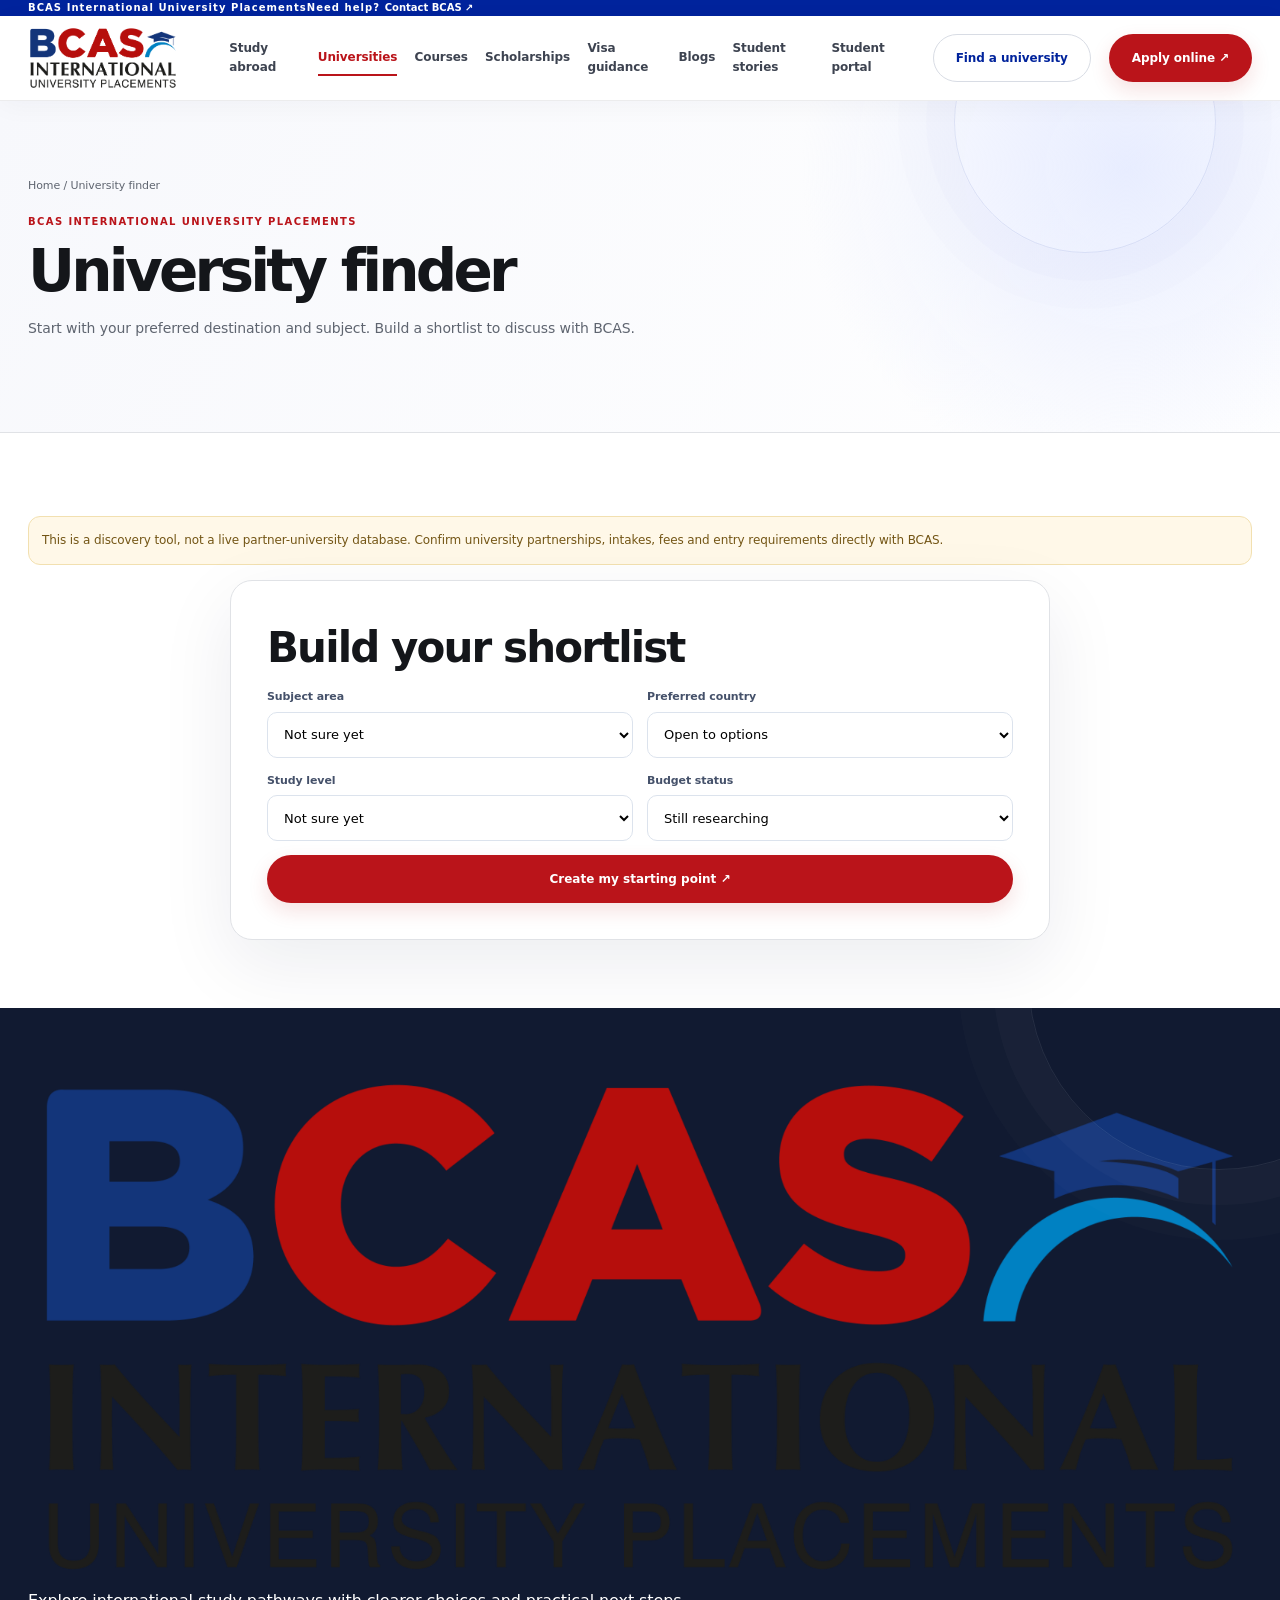
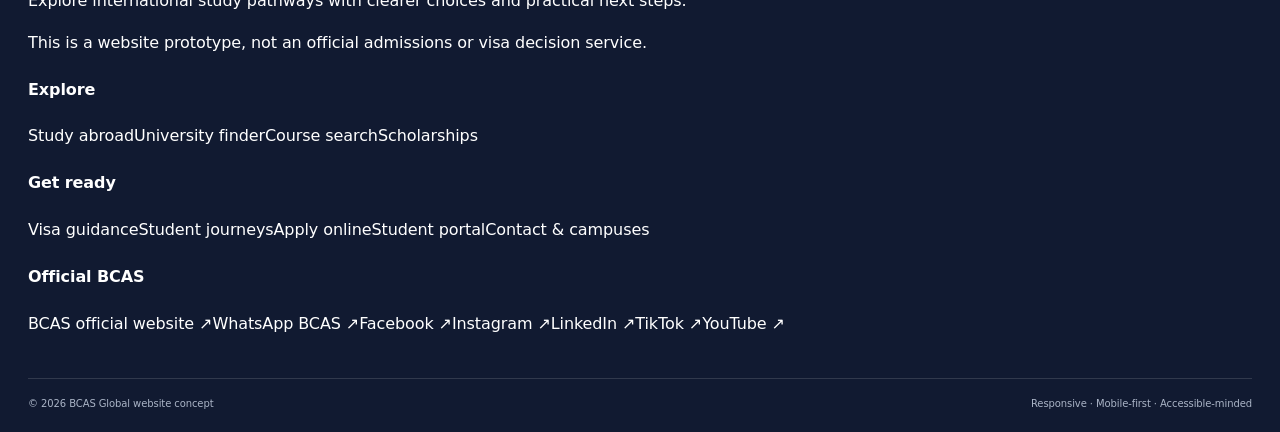
<file: legacy_bcas/universities.html>
<!doctype html><html lang="en"><head><meta charset="utf-8"><meta name="viewport" content="width=device-width,initial-scale=1"><meta name="theme-color" content="#00239C"><meta name="description" content="Build a study shortlist based on your destination, subject and study level."><title>University finder | BCAS International University Placements</title><link rel="icon" href="assets/bcas-logo.png"><link rel="stylesheet" href="assets/style.css"></head><body><div class="topbar"><div class="container"><span>BCAS International University Placements</span><span>Need help? <a href="contact.html">Contact BCAS ↗</a></span></div></div><header class="header"><div class="container nav"><a class="brand" href="index.html"><img src="assets/bcas-logo.png" alt="BCAS International University Placements"></a><button id="menuToggle" class="menu-toggle" aria-label="Toggle navigation" aria-expanded="false">☰</button><nav id="navLinks" class="navlinks" aria-label="Main navigation"><a href="study-abroad.html" >Study abroad</a><a href="universities.html" aria-current="page">Universities</a><a href="courses.html" >Courses</a><a href="scholarships.html" >Scholarships</a><a href="visa-guidance.html" >Visa guidance</a><a href="blogs.html">Blogs</a><a href="success-stories.html" >Student stories</a><a href="student-portal.html">Student portal</a></nav><div class="nav-actions"><a class="btn outline" href="universities.html">Find a university</a><a class="btn primary" href="apply.html">Apply online ↗</a></div></div></header><section class="page-intro"><div class="container"><div class="breadcrumb"><a href="index.html">Home</a> / University finder</div><span class="kicker">BCAS INTERNATIONAL UNIVERSITY PLACEMENTS</span><h1>University finder</h1><p>Start with your preferred destination and subject. Build a shortlist to discuss with BCAS.</p></div></section><section class="section"><div class="container"><div class="notice">This is a discovery tool, not a live partner-university database. Confirm university partnerships, intakes, fees and entry requirements directly with BCAS.</div><form class="form-card" id="finderForm"><h2>Build your shortlist</h2><div class="form-grid" style="margin-top:18px"><div class="field"><label for="interest">Subject area</label><select id="interest" name="interest"><option>Not sure yet</option><option>Computing & IT</option><option>Business & Management</option><option>Engineering</option><option>Health & Applied Science</option><option>Hospitality & Tourism</option></select></div><div class="field"><label for="country">Preferred country</label><select id="country" name="country"><option>Open to options</option><option>United Kingdom</option><option>Australia</option><option>Canada</option><option>New Zealand</option><option>Malaysia</option></select></div><div class="field"><label for="level">Study level</label><select id="level" name="level"><option>Not sure yet</option><option>Foundation</option><option>Diploma</option><option>Bachelor’s</option><option>Postgraduate</option></select></div><div class="field"><label for="budget">Budget status</label><select id="budget" name="budget"><option>Still researching</option><option>Need scholarship options</option><option>Have a budget range</option></select></div><div class="field full"><button class="btn primary" type="submit">Create my starting point ↗</button></div></div><div id="finderResult" class="result" hidden></div></form></div></section><footer class="footer"><div class="container"><div class="footer-grid"><div><img class="footer-logo" src="assets/bcas-logo.png" alt="BCAS International University Placements"><p>Explore international study pathways with clearer choices and practical next steps.</p><p>This is a website prototype, not an official admissions or visa decision service.</p></div><div><h4>Explore</h4><div class="footer-links"><a href="study-abroad.html">Study abroad</a><a href="universities.html">University finder</a><a href="courses.html">Course search</a><a href="scholarships.html">Scholarships</a></div></div><div><h4>Get ready</h4><div class="footer-links"><a href="visa-guidance.html">Visa guidance</a><a href="success-stories.html">Student journeys</a><a href="apply.html">Apply online</a><a href="student-portal.html">Student portal</a><a href="contact.html">Contact & campuses</a></div></div><div><h4>Official BCAS</h4><div class="footer-links"><a href="https://bcas.lk/" target="_blank" rel="noopener">BCAS official website ↗</a><a href="https://wa.me/94761415273" target="_blank" rel="noopener">WhatsApp BCAS ↗</a><a href="https://www.facebook.com/bcasinternationalcentre" target="_blank" rel="noopener">Facebook ↗</a><a href="https://www.instagram.com/bcasinternational/" target="_blank" rel="noopener">Instagram ↗</a><a href="https://www.linkedin.com/company/bcasinternationaluniversityplacements/" target="_blank" rel="noopener">LinkedIn ↗</a><a href="https://www.tiktok.com/@bcasstudyabroad" target="_blank" rel="noopener">TikTok ↗</a><a href="https://www.youtube.com/@bcasinternationalplacements" target="_blank" rel="noopener">YouTube ↗</a></div></div></div><div class="footer-bottom"><span>© <span id="year"></span> BCAS Global website concept</span><span>Responsive · Mobile-first · Accessible-minded</span></div></div></footer><nav class="mobile-nav"><a href="index.html"><span>⌂</span><span>Home</span></a><a href="courses.html"><span>⌕</span><span>Courses</span></a><a href="apply.html"><span>＋</span><span>Apply</span></a><a href="student-portal.html"><span>♙</span><span>Portal</span></a></nav><div id="toast" class="toast" role="status" aria-live="polite"></div><script>document.querySelector("#year").textContent=new Date().getFullYear()</script><script src="assets/app.js"></script></body></html>
</file>
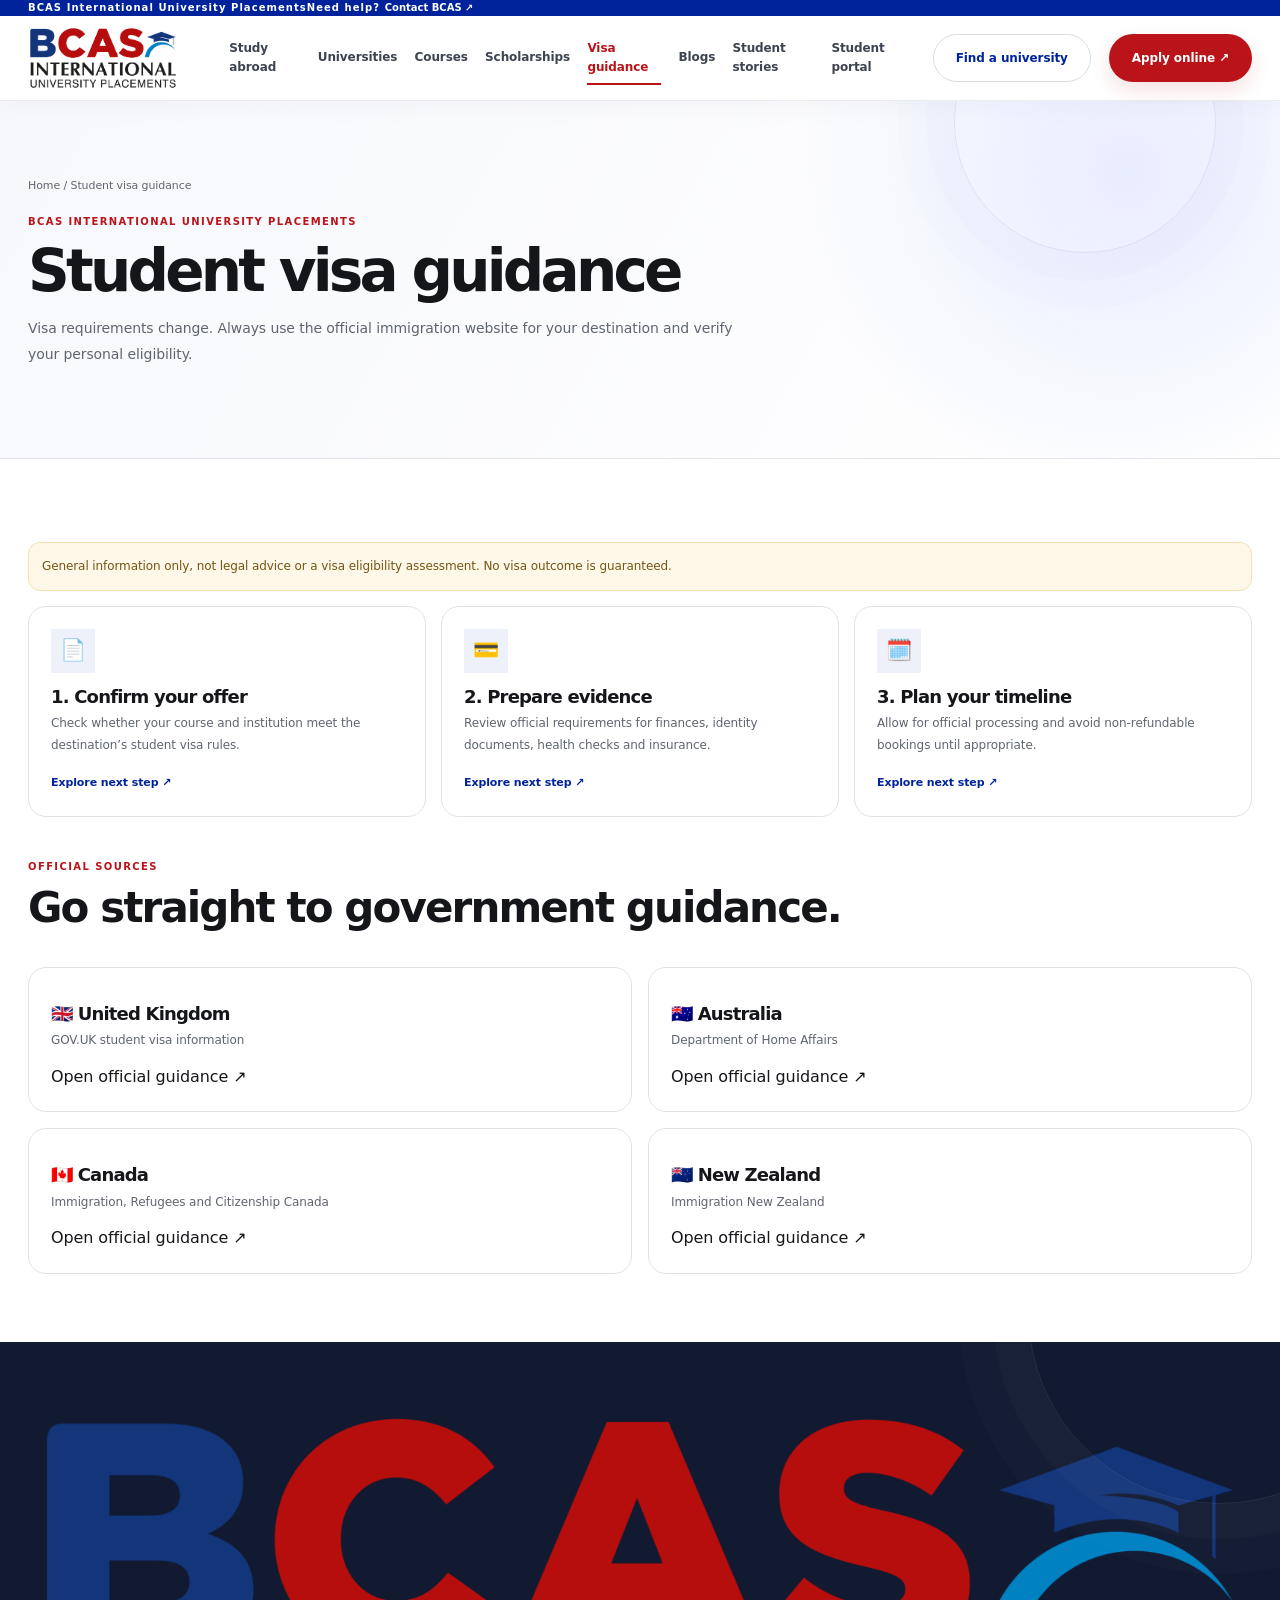
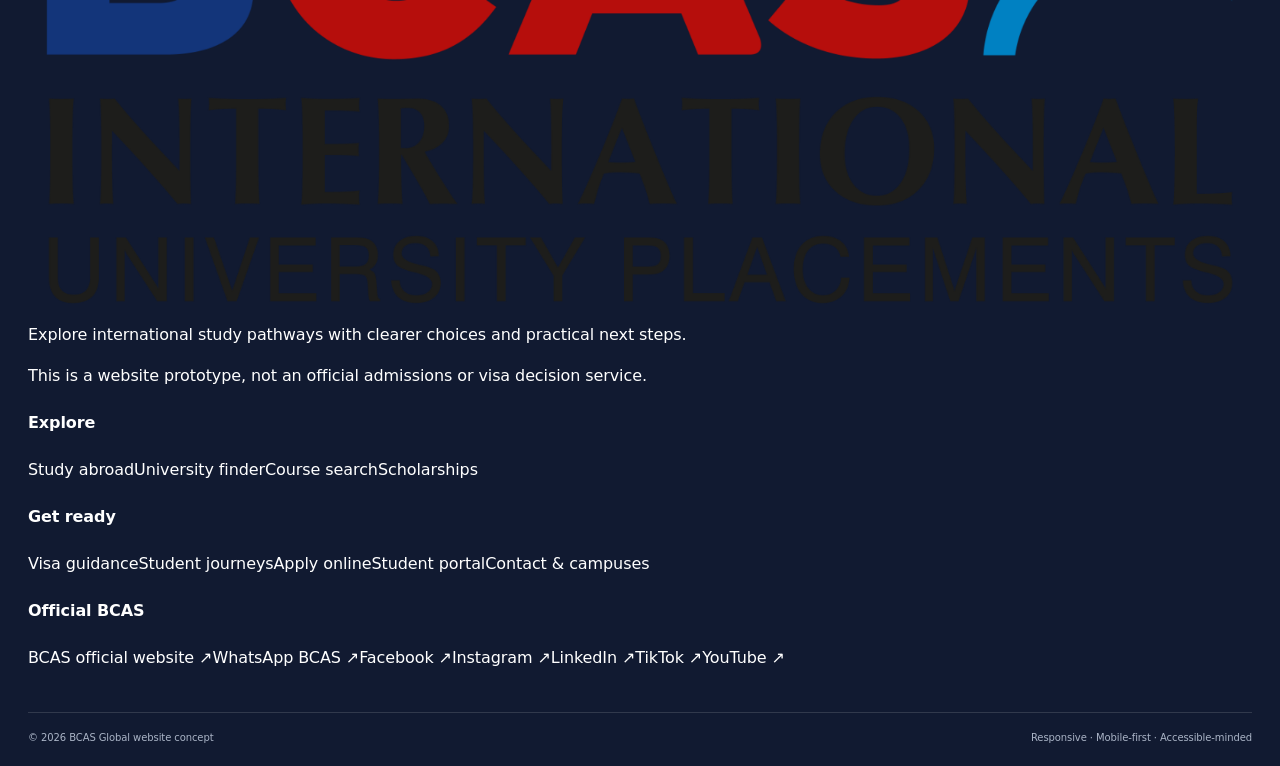
<file: legacy_bcas/visa-guidance.html>
<!doctype html><html lang="en"><head><meta charset="utf-8"><meta name="viewport" content="width=device-width,initial-scale=1"><meta name="theme-color" content="#00239C"><meta name="description" content="Prepare for student visa steps and find official immigration resources."><title>Visa guidance | BCAS International University Placements</title><link rel="icon" href="assets/bcas-logo.png"><link rel="stylesheet" href="assets/style.css"></head><body><div class="topbar"><div class="container"><span>BCAS International University Placements</span><span>Need help? <a href="contact.html">Contact BCAS ↗</a></span></div></div><header class="header"><div class="container nav"><a class="brand" href="index.html"><img src="assets/bcas-logo.png" alt="BCAS International University Placements"></a><button id="menuToggle" class="menu-toggle" aria-label="Toggle navigation" aria-expanded="false">☰</button><nav id="navLinks" class="navlinks" aria-label="Main navigation"><a href="study-abroad.html" >Study abroad</a><a href="universities.html" >Universities</a><a href="courses.html" >Courses</a><a href="scholarships.html" >Scholarships</a><a href="visa-guidance.html" aria-current="page">Visa guidance</a><a href="blogs.html">Blogs</a><a href="success-stories.html" >Student stories</a><a href="student-portal.html">Student portal</a></nav><div class="nav-actions"><a class="btn outline" href="universities.html">Find a university</a><a class="btn primary" href="apply.html">Apply online ↗</a></div></div></header><section class="page-intro"><div class="container"><div class="breadcrumb"><a href="index.html">Home</a> / Student visa guidance</div><span class="kicker">BCAS INTERNATIONAL UNIVERSITY PLACEMENTS</span><h1>Student visa guidance</h1><p>Visa requirements change. Always use the official immigration website for your destination and verify your personal eligibility.</p></div></section><section class="section"><div class="container"><div class="notice">General information only, not legal advice or a visa eligibility assessment. No visa outcome is guaranteed.</div><div class="grid-3"><article class="card"><div class="icon">📄</div><h3>1. Confirm your offer</h3><p>Check whether your course and institution meet the destination’s student visa rules.</p><a href="apply.html">Explore next step ↗</a></article><article class="card"><div class="icon">💳</div><h3>2. Prepare evidence</h3><p>Review official requirements for finances, identity documents, health checks and insurance.</p><a href="apply.html">Explore next step ↗</a></article><article class="card"><div class="icon">🗓️</div><h3>3. Plan your timeline</h3><p>Allow for official processing and avoid non-refundable bookings until appropriate.</p><a href="apply.html">Explore next step ↗</a></article></div><div class="section-head" style="margin-top:35px"><div><span class="kicker">Official sources</span><h2>Go straight to government guidance.</h2></div></div><div class="grid-2"><a class="card" href="https://www.gov.uk/student-visa" target="_blank" rel="noopener"><h3>🇬🇧 United Kingdom</h3><p>GOV.UK student visa information</p><span class="accent">Open official guidance ↗</span></a><a class="card" href="https://immi.homeaffairs.gov.au/visas/getting-a-visa/visa-listing/student-500" target="_blank" rel="noopener"><h3>🇦🇺 Australia</h3><p>Department of Home Affairs</p><span class="accent">Open official guidance ↗</span></a><a class="card" href="https://www.canada.ca/en/immigration-refugees-citizenship/services/study-canada.html" target="_blank" rel="noopener"><h3>🇨🇦 Canada</h3><p>Immigration, Refugees and Citizenship Canada</p><span class="accent">Open official guidance ↗</span></a><a class="card" href="https://www.immigration.govt.nz/new-zealand-visas/visas/visa/student-visa" target="_blank" rel="noopener"><h3>🇳🇿 New Zealand</h3><p>Immigration New Zealand</p><span class="accent">Open official guidance ↗</span></a></div></div></section><footer class="footer"><div class="container"><div class="footer-grid"><div><img class="footer-logo" src="assets/bcas-logo.png" alt="BCAS International University Placements"><p>Explore international study pathways with clearer choices and practical next steps.</p><p>This is a website prototype, not an official admissions or visa decision service.</p></div><div><h4>Explore</h4><div class="footer-links"><a href="study-abroad.html">Study abroad</a><a href="universities.html">University finder</a><a href="courses.html">Course search</a><a href="scholarships.html">Scholarships</a></div></div><div><h4>Get ready</h4><div class="footer-links"><a href="visa-guidance.html">Visa guidance</a><a href="success-stories.html">Student journeys</a><a href="apply.html">Apply online</a><a href="student-portal.html">Student portal</a><a href="contact.html">Contact & campuses</a></div></div><div><h4>Official BCAS</h4><div class="footer-links"><a href="https://bcas.lk/" target="_blank" rel="noopener">BCAS official website ↗</a><a href="https://wa.me/94761415273" target="_blank" rel="noopener">WhatsApp BCAS ↗</a><a href="https://www.facebook.com/bcasinternationalcentre" target="_blank" rel="noopener">Facebook ↗</a><a href="https://www.instagram.com/bcasinternational/" target="_blank" rel="noopener">Instagram ↗</a><a href="https://www.linkedin.com/company/bcasinternationaluniversityplacements/" target="_blank" rel="noopener">LinkedIn ↗</a><a href="https://www.tiktok.com/@bcasstudyabroad" target="_blank" rel="noopener">TikTok ↗</a><a href="https://www.youtube.com/@bcasinternationalplacements" target="_blank" rel="noopener">YouTube ↗</a></div></div></div><div class="footer-bottom"><span>© <span id="year"></span> BCAS Global website concept</span><span>Responsive · Mobile-first · Accessible-minded</span></div></div></footer><nav class="mobile-nav"><a href="index.html"><span>⌂</span><span>Home</span></a><a href="courses.html"><span>⌕</span><span>Courses</span></a><a href="apply.html"><span>＋</span><span>Apply</span></a><a href="student-portal.html"><span>♙</span><span>Portal</span></a></nav><div id="toast" class="toast" role="status" aria-live="polite"></div><script>document.querySelector("#year").textContent=new Date().getFullYear()</script><script src="assets/app.js"></script></body></html>
</file>
<file: legacy_bcas/assets/style.css>
/* BCAS brand system — Professional editorial redesign */
:root{--blue:#00239C;--red:#BA141A;--ink:#14161A;--muted:#5F6570;--line:#E0E2E6;--mist:#F4F5F7;--white:#fff;--pale-blue:#EEF1FA;--shadow:0 18px 50px rgba(20,22,26,.08);--radius:18px;--font:'Grift',system-ui,-apple-system,'Segoe UI',Roboto,Arial,sans-serif}
*{box-sizing:border-box}html{scroll-behavior:smooth;scroll-padding-top:100px}body{margin:0;color:var(--ink);background:#fff;font-family:var(--font);line-height:1.6;-webkit-font-smoothing:antialiased}img{max-width:100%;display:block}a{color:inherit;text-decoration:none}button,input,select,textarea{font:inherit}button,a,input,select,textarea{outline-color:#1565C0}a:focus-visible,button:focus-visible,input:focus-visible,select:focus-visible,textarea:focus-visible{outline:3px solid #1565C0;outline-offset:3px}.skip-link{position:absolute;left:-999px;top:10px;background:#fff;padding:12px;z-index:200}.skip-link:focus{left:10px}.container{width:min(1200px,calc(100% - 48px));margin-inline:auto}
.topbar{background:var(--blue);color:#fff;font-size:10px;font-weight:750;letter-spacing:.09em}.topbar-inner{display:flex;justify-content:space-between;gap:16px;align-items:center;min-height:34px}.topbar a{color:#fff;font-weight:850;letter-spacing:0}.header{position:sticky;top:0;z-index:60;background:rgba(255,255,255,.96);backdrop-filter:blur(14px);border-bottom:1px solid rgba(20,22,26,.08)}.nav{height:82px;display:flex;align-items:center;justify-content:space-between;gap:24px}.brand img{width:190px;height:64px;object-fit:contain;object-position:left center}.navlinks{display:flex;align-items:center;gap:clamp(12px,1.5vw,22px);font-size:12px;font-weight:750;color:#3d4350}.navlinks>a,.portal-link{transition:color .2s}.navlinks a:hover,.navlinks a[aria-current=page],.portal-link:hover{color:var(--red)}.nav-actions{display:flex;align-items:center;gap:18px;white-space:nowrap}.portal-link{font-size:12px;font-weight:800;color:var(--blue)}.btn{display:inline-flex;align-items:center;justify-content:center;gap:10px;min-height:46px;padding:12px 18px;border:1px solid transparent;border-radius:7px;font-size:12px;line-height:1.2;font-weight:850;cursor:pointer;transition:transform .2s,background .2s,border-color .2s}.btn:hover{transform:translateY(-2px)}.btn.primary{background:var(--red);color:#fff}.btn.primary:hover{background:#991116}.btn.outline{border-color:#d8dce4;background:#fff;color:var(--blue)}.btn-light{background:#fff;color:var(--blue)}.btn-large{min-height:54px;padding-inline:21px}.menu-toggle{display:none}.mobile-only-links{display:none}
h1,h2,h3,p{margin-top:0}h1,h2,h3{font-family:var(--font);line-height:1.08;letter-spacing:-.045em}h1{font-size:clamp(46px,5.8vw,78px);font-weight:850}h2{font-size:clamp(32px,4vw,49px);font-weight:820}h3{font-size:21px;font-weight:800}.hero{position:relative;overflow:hidden;padding:72px 0 62px;background:linear-gradient(100deg,#fff 0%,#fff 54%,#f7f8fb 54%,#f7f8fb 100%)}.hero:before{content:"";position:absolute;width:430px;height:430px;border:1px solid #00239c12;border-radius:50%;right:-170px;top:-240px;box-shadow:0 0 0 42px #00239c05,0 0 0 84px #00239c03}.hero-grid{position:relative;display:grid;grid-template-columns:1.02fr .98fr;align-items:center;gap:clamp(34px,6vw,90px)}.hero-copy{padding:10px 0}.eyebrow,.section-label,.mini-label{display:inline-flex;align-items:center;gap:9px;color:var(--blue);font-size:10px;font-weight:900;letter-spacing:.15em;text-transform:uppercase}.eyebrow{padding:0 0 0 1px}.eyebrow-dot{width:8px;height:8px;border-radius:50%;background:var(--red);box-shadow:0 0 0 4px #ba141a13}.hero h1{margin:25px 0 22px;color:var(--ink)}.hero h1 span{color:var(--blue);position:relative;white-space:nowrap}.hero h1 span:after{content:"";position:absolute;left:0;right:0;bottom:-7px;height:5px;background:var(--red);transform:scaleX(.82);transform-origin:left}.hero-lead{max-width:520px;color:var(--muted);font-size:16px;line-height:1.85}.actions{display:flex;align-items:center;gap:23px;flex-wrap:wrap;margin-top:29px}.text-link,.underlined-link{font-size:12px;font-weight:850;color:var(--blue)}.text-link span,.underlined-link span{display:inline-block;margin-left:5px;transition:transform .2s}.text-link:hover span,.underlined-link:hover span{transform:translateX(4px)}.hero-proof{display:flex;align-items:center;gap:13px;margin-top:43px;padding-top:22px;border-top:1px solid var(--line);max-width:400px}.proof-mark{width:42px;height:42px;display:grid;place-items:center;border-radius:50%;background:var(--blue);color:white;font-size:10px;font-weight:900;letter-spacing:-.03em}.hero-proof p{margin:0;display:grid;gap:3px}.hero-proof strong{font-size:12px}.hero-proof p span{font-size:11px;color:var(--muted)}.hero-visual{position:relative;padding:0 0 22px 20px}.hero-image-wrap{position:relative;height:475px;max-height:58vw;min-height:360px}.hero-image-wrap:before{content:"";position:absolute;top:-14px;left:-14px;width:88px;height:88px;border-top:4px solid var(--red);border-left:4px solid var(--red);z-index:2}.hero-image-wrap>img{height:100%;width:100%;object-fit:cover;border-radius:2px 90px 2px 2px}.image-caption{position:absolute;left:-26px;bottom:25px;display:flex;align-items:center;gap:12px;max-width:280px;padding:16px 19px;background:#fff;box-shadow:var(--shadow);border-left:3px solid var(--red)}.caption-mark{display:grid;place-items:center;width:35px;height:35px;background:var(--pale-blue);color:var(--blue);font-size:19px}.image-caption span:last-child{display:grid;gap:3px}.image-caption strong{font-size:12px}.image-caption small{font-size:10px;color:var(--muted)}.hero-index{display:flex;justify-content:space-between;gap:12px;margin-top:17px;color:#777e89;font-size:9px;font-weight:800;letter-spacing:.12em}.hero-stamp{position:absolute;right:-22px;top:24px;display:flex;flex-direction:column;align-items:center;justify-content:center;width:105px;height:105px;border-radius:50%;background:var(--red);color:#fff;transform:rotate(9deg);box-shadow:0 10px 30px #ba141a28}.hero-stamp span,.hero-stamp i{font-size:8px;font-style:normal;letter-spacing:.15em}.hero-stamp strong{text-align:center;font-size:16px;line-height:1.02;margin:4px 0}
.start-section{padding:88px 0;background:#fff}.start-layout{display:grid;grid-template-columns:.75fr 1.25fr;gap:clamp(32px,7vw,100px);align-items:start}.section-intro{padding-top:15px}.section-label{color:var(--red)}.section-intro h2{margin:17px 0 18px}.section-intro p,.section-heading-row p{max-width:420px;color:var(--muted);font-size:14px;line-height:1.85}.intro-note{display:flex;align-items:center;gap:9px;margin-top:26px;color:var(--blue);font-size:11px;font-weight:800}.intro-note span{color:var(--red);font-size:20px}.path-card{border:1px solid var(--line);background:#fff;padding:28px 30px 23px;box-shadow:0 18px 60px #14161a08}.path-card-top{display:flex;justify-content:space-between;gap:15px;align-items:start}.mini-label{font-size:9px;color:var(--red)}.path-card h3{font-size:24px;margin:8px 0 0}.step-count{font-size:20px;color:var(--blue);font-weight:900}.step-count i{font-style:normal;font-size:11px;color:#858b95}.path-progress{height:3px;background:#e9ebef;margin:23px 0 25px}.path-progress span{display:block;height:100%;width:33.333%;background:var(--red);transition:width .25s}.path-step{display:none;border:0;padding:0;margin:0;min-width:0}.path-step.active{display:block}.path-step legend{font-size:14px;font-weight:850;margin-bottom:15px}.choice-grid{display:grid;grid-template-columns:1fr 1fr;gap:9px}.choice{display:flex;align-items:center;gap:11px;padding:13px 12px;border:1px solid var(--line);min-height:70px;cursor:pointer;transition:border-color .2s,background .2s;position:relative}.choice:hover{border-color:#aab6da}.choice:has(input:checked){border-color:var(--blue);background:#f2f5ff;box-shadow:inset 0 0 0 1px var(--blue)}.choice input{position:absolute;opacity:0;width:1px;height:1px}.choice:focus-within{outline:3px solid #1565c0;outline-offset:2px}.choice-icon,.country-flag{display:grid;place-items:center;flex:0 0 35px;width:35px;height:35px;background:var(--mist);color:var(--blue);font-size:14px;font-weight:900}.choice>span:last-child{display:grid;gap:4px}.choice strong{font-size:11px}.choice small{font-size:9px;color:var(--muted);line-height:1.35}.path-controls{display:flex;align-items:center;gap:13px;margin-top:20px;padding-top:18px;border-top:1px solid var(--line)}.path-controls .btn{margin-left:auto}.path-controls .btn:disabled{opacity:.4;cursor:not-allowed;transform:none}.path-hint{font-size:10px;color:var(--muted)}.back-btn,.restart-btn{border:0;background:transparent;color:var(--blue);font-size:11px;font-weight:850;cursor:pointer}.path-result{margin-top:10px;padding:22px;background:var(--mist)}.path-result[hidden]{display:none}.result-kicker{font-size:9px;font-weight:900;letter-spacing:.14em;color:var(--red)}.path-result h3{margin:9px 0;font-size:22px}.path-result p{font-size:12px;color:var(--muted);line-height:1.8}.path-result .btn{margin-right:12px}
.destinations-section{padding:88px 0;background:var(--mist)}.section-heading-row{display:flex;align-items:end;justify-content:space-between;gap:30px;margin-bottom:30px}.section-heading-row h2{margin:12px 0}.section-heading-row p{margin-bottom:0}.underlined-link{padding-bottom:6px;border-bottom:1px solid var(--red);white-space:nowrap}.destination-grid{display:grid;grid-template-columns:repeat(4,1fr);gap:13px}.destination-card{position:relative;isolation:isolate;display:flex;flex-direction:column;justify-content:space-between;min-height:325px;overflow:hidden;padding:18px;background:#d7dce7;color:white}.destination-card:before{content:"";position:absolute;inset:0;background:linear-gradient(180deg,#08163422 0%,#08163400 35%,#081634e8 100%);z-index:-1}.destination-card img{position:absolute;inset:0;width:100%;height:100%;object-fit:cover;z-index:-2;transition:transform .45s}.destination-card:hover img{transform:scale(1.05)}.destination-number{font-size:10px;font-weight:850;letter-spacing:.12em}.destination-info{display:grid;gap:5px}.destination-info small{font-size:9px;letter-spacing:.13em;font-weight:800}.destination-info strong{font-size:24px;line-height:1.1;letter-spacing:-.04em}.destination-info>span{font-size:10px;font-weight:800;margin-top:7px}.destination-open{background:var(--blue);color:#fff}.destination-open:before{background:linear-gradient(145deg,#00239c 0%,#00196f 100%)}.open-world{position:absolute;top:44px;right:24px;font-size:96px;font-weight:300;color:#ffffff23;line-height:1}.destination-open .destination-info strong{max-width:180px}
.support-section{padding:88px 0}.support-grid{display:grid;grid-template-columns:repeat(4,1fr);border-top:1px solid var(--line);border-left:1px solid var(--line)}.support-card{position:relative;min-height:260px;padding:25px 22px;border-right:1px solid var(--line);border-bottom:1px solid var(--line);transition:background .2s}.support-card:hover{background:#f9faff}.support-icon{display:grid;place-items:center;width:43px;height:43px;background:var(--pale-blue);color:var(--blue);font-size:22px}.support-number{position:absolute;top:30px;right:22px;color:#a3a8b1;font-size:10px;font-weight:850}.support-card h3{font-size:19px;margin:27px 0 9px}.support-card p{font-size:12px;line-height:1.8;color:var(--muted);min-height:64px}.support-link{font-size:11px;font-weight:850;color:var(--red)}
.process-section{padding:74px 0;background:var(--blue);color:#fff;position:relative;overflow:hidden}.process-section:after{content:"BCAS";position:absolute;right:-30px;bottom:-100px;font-size:clamp(150px,24vw,330px);font-weight:900;letter-spacing:-.09em;color:#ffffff08;pointer-events:none}.process-layout{position:relative;z-index:1;display:grid;grid-template-columns:.8fr 1.2fr;gap:clamp(40px,8vw,110px)}.process-intro .section-label{color:#ffb7b9}.process-intro h2{margin:16px 0;font-size:clamp(35px,4vw,50px)}.process-intro p{max-width:330px;color:#d5ddf8;font-size:13px;line-height:1.8;margin-bottom:24px}.process-steps{border-top:1px solid #ffffff35}.process-step{display:grid;grid-template-columns:42px 1fr;gap:17px;padding:18px 0;border-bottom:1px solid #ffffff35}.process-step>span{font-size:11px;color:#ffb7b9;font-weight:900;padding-top:3px}.process-step h3{font-size:17px;margin:0 0 5px;letter-spacing:-.02em}.process-step p{font-size:11px;color:#d5ddf8;margin:0;line-height:1.7}
.contact-strip{padding:42px 0;background:#fff}.contact-strip-inner{display:grid;grid-template-columns:55px 1fr auto;align-items:center;gap:20px;padding:25px 30px;border:1px solid var(--line)}.contact-icon{width:50px;height:50px;display:grid;place-items:center;background:#fff0f0;color:var(--red);font-size:24px}.contact-strip .section-label{font-size:9px}.contact-strip h2{font-size:25px;margin:6px 0}.contact-strip p{font-size:12px;color:var(--muted);margin:0}.contact-actions{display:flex;flex-direction:column;align-items:center;gap:8px}.phone-link{font-size:11px;font-weight:850;color:var(--blue)}
.footer{padding:58px 0 20px;background:#111a31;color:#fff}.footer-main{display:grid;grid-template-columns:1.4fr 1fr 1fr 1.2fr;gap:35px}.footer-brand img{width:200px;height:68px;object-fit:contain;object-position:left center;background:#fff;padding:3px}.footer-brand p{font-size:12px;color:#c0c7d5;max-width:240px;margin:18px 0}.social-links{display:flex;gap:7px}.social-links a{display:grid;place-items:center;width:30px;height:30px;border:1px solid #ffffff38;border-radius:50%;font-size:9px;font-weight:850}.social-links a:hover{background:var(--red);border-color:var(--red)}.footer-column{display:flex;flex-direction:column;align-items:start;gap:11px}.footer-column h3{font-size:11px;letter-spacing:.1em;text-transform:uppercase;color:#fff;margin:7px 0 9px}.footer-column a,.footer-column p{font-size:11px;color:#c0c7d5;line-height:1.8;margin:0}.footer-column a:hover{color:#fff}.footer-column p strong{color:#fff}.footer-bottom{display:flex;justify-content:space-between;gap:15px;flex-wrap:wrap;margin-top:42px;padding-top:17px;border-top:1px solid #ffffff22;font-size:10px;color:#aab4c6}
.mobile-nav{display:none}.toast{position:fixed;z-index:99;bottom:20px;left:50%;transform:translateX(-50%);background:#111a31;color:#fff;padding:12px 17px;border-radius:8px;font-size:12px;opacity:0;pointer-events:none;transition:opacity .2s}.toast.show{opacity:1}
/* Shared components for interior pages */
.hero-grid{min-width:0}.page-intro{padding:54px 0;background:var(--mist);border-bottom:1px solid var(--line)}.breadcrumb{font-size:11px;color:var(--muted);margin-bottom:12px}.page-intro h1{font-size:clamp(38px,5vw,58px);margin:10px 0 15px;color:var(--ink)}.page-intro p{max-width:720px;color:var(--muted);font-size:14px;line-height:1.85}.section{padding:68px 0}.soft{background:var(--mist)}.section-head{display:flex;justify-content:space-between;align-items:end;gap:20px;margin-bottom:28px}.section h2,.page-intro h1{color:var(--ink)}.section h2{font-size:clamp(29px,3.5vw,42px);margin:8px 0}.section-head p{color:var(--muted);font-size:13px;max-width:600px;margin:0}.kicker{color:var(--red);font-size:10px;font-weight:900;letter-spacing:.14em;text-transform:uppercase}.grid-4{display:grid;grid-template-columns:repeat(4,1fr);gap:14px}.grid-3{display:grid;grid-template-columns:repeat(3,1fr);gap:15px}.grid-2{display:grid;grid-template-columns:repeat(2,1fr);gap:16px}.dest{position:relative;isolation:isolate;height:245px;overflow:hidden;color:#fff;background:#dce6f4}.dest img{position:absolute;inset:0;width:100%;height:100%;object-fit:cover;z-index:-2;transition:transform .3s}.dest:hover img{transform:scale(1.04)}.dest:after{content:'';position:absolute;inset:0;background:linear-gradient(0deg,#071b43e8,transparent 80%);z-index:-1}.dest div{position:absolute;left:15px;right:15px;bottom:14px}.dest h3{margin:5px 0}.dest a{font-size:11px;font-weight:800}.card{background:#fff;border:1px solid var(--line);padding:22px;transition:box-shadow .2s,border-color .2s}.card:hover{border-color:#c7cfe2;box-shadow:var(--shadow)}.icon{width:44px;height:44px;display:grid;place-items:center;background:var(--pale-blue);color:var(--blue);font-size:21px}.card h3{font-size:18px;margin:14px 0 7px}.card p{font-size:12px;color:var(--muted);line-height:1.8}.card a{font-size:11px;font-weight:850;color:var(--blue)}.course-grid{display:grid;grid-template-columns:repeat(3,1fr);gap:15px}.course{border:1px solid var(--line);background:#fff;overflow:hidden}.course img{width:100%;height:150px;object-fit:cover}.course-body{padding:16px}.course-body h3{font-size:17px;margin:8px 0}.course-body p{font-size:12px;color:var(--muted)}.course-actions{display:flex;justify-content:space-between;align-items:center;gap:7px;border-top:1px solid var(--line);padding-top:12px;margin-top:12px}.course-actions button{border:0;border-radius:5px;padding:9px 10px;background:var(--pale-blue);color:var(--blue);font-size:11px;font-weight:800;cursor:pointer}.course-actions a{font-size:11px;font-weight:800;color:var(--red)}.filters{display:flex;gap:8px;flex-wrap:wrap;margin:20px 0}.filters button{border:1px solid #dfe5ef;background:#fff;padding:8px 13px;font-size:11px;font-weight:800;color:#59657a;cursor:pointer}.filters button.active{background:var(--blue);color:white}.searchbox{max-width:450px;width:100%;border:1px solid #dce3ed;padding:12px}.banner{background:var(--blue);color:white;padding:32px;display:grid;grid-template-columns:1fr 1fr;gap:20px;align-items:center}.banner h2{color:#fff}.banner p{color:#d5ddf8;font-size:13px}.feature-grid{display:grid;grid-template-columns:1fr 1fr;gap:10px}.feature{padding:14px;border:1px solid #ffffff30;background:#ffffff09}.feature strong{display:block;font-size:12px}.feature small{font-size:10px;color:#d5ddf8}.steps{display:grid;grid-template-columns:repeat(4,1fr);gap:14px}.step{border-top:2px solid #dfe6f2;padding:20px 14px}.num{display:grid;place-items:center;width:34px;height:34px;background:var(--pale-blue);color:var(--blue);font-weight:900;margin-top:-43px;margin-bottom:17px;border:4px solid white;box-sizing:content-box}.step h3{font-size:16px}.step p{font-size:12px;color:var(--muted)}.cta{background:#fff5f5;border:1px solid #f2d5d6;padding:28px;display:flex;justify-content:space-between;align-items:center;gap:18px}.cta h2{font-size:27px;margin:0 0 5px}.cta p{font-size:13px;color:var(--muted);margin:0}.form-card{max-width:820px;margin:auto;background:#fff;border:1px solid var(--line);padding:25px;box-shadow:var(--shadow)}.form-grid{display:grid;grid-template-columns:1fr 1fr;gap:14px}.field{display:grid;gap:6px}.field.full{grid-column:1/-1}.field label{font-size:11px;font-weight:850;color:#45516a}.field input,.field select,.field textarea{width:100%;padding:12px;border:1px solid #dce3ed;background:white;font-size:13px}.field textarea{min-height:95px}.notice{padding:13px;border:1px solid #f2e0b0;background:#fff8e8;color:#735515;font-size:12px;line-height:1.7;margin:15px 0}.result{margin-top:14px;padding:14px;background:#eef8f3;border:1px solid #b9e6d0;color:#175d42;font-size:13px}.result[hidden]{display:none}.content-panel{border:1px solid var(--line);padding:23px}.content-panel p,.content-panel li{font-size:13px;line-height:1.9;color:var(--muted)}.saved-list{display:grid;gap:9px}.saved-item{display:flex;justify-content:space-between;gap:8px;padding:11px;border:1px solid var(--line);font-size:12px}.saved-item button{border:0;background:#fff0f0;color:var(--red);padding:6px 8px;font-weight:800;cursor:pointer}.empty{padding:22px;border:1px dashed var(--line);text-align:center;color:var(--muted);font-size:13px}.tabs{display:flex;gap:7px;margin-bottom:18px}.tabs button{flex:1;padding:10px;border:1px solid var(--line);background:#fff;font-size:12px;font-weight:800}.tabs button.active{background:var(--blue);color:white}.tab-panel{display:none}.tab-panel.active{display:block}
@media(max-width:1100px){.navlinks{gap:11px;font-size:11px}.nav-actions{gap:10px}.brand img{width:170px}.hero-grid{gap:36px}.destination-grid{grid-template-columns:repeat(2,1fr)}.destination-card{min-height:290px}.support-grid{grid-template-columns:repeat(2,1fr)}.footer-main{grid-template-columns:1.3fr 1fr 1fr}.footer-column:last-child{grid-column:2/-1}}
@media(max-width:780px){.container{width:calc(100% - 32px)}.topbar-inner{min-height:33px;justify-content:center;font-size:9px}.topbar-inner>span:first-child{display:none}.nav{height:69px;gap:12px}.brand img{width:160px;height:54px;min-width:0}.menu-toggle{display:flex;flex-direction:column;gap:5px;justify-content:center;align-items:center;width:42px;height:42px;border:1px solid var(--line);background:#fff;cursor:pointer}.menu-toggle span{width:17px;height:2px;background:var(--blue)}.navlinks{display:none;position:absolute;top:69px;left:0;right:0;background:#fff;padding:8px 20px 18px;box-shadow:var(--shadow);flex-direction:column;align-items:stretch;gap:0}.navlinks.open{display:flex}.navlinks>a,.mobile-only-links a{padding:13px 2px;border-bottom:1px solid var(--line);font-size:13px}.mobile-only-links{display:grid}.nav-actions{margin-left:auto}.portal-link{display:none}.nav-actions .btn{min-height:41px;padding:10px 12px;font-size:11px}.hero{padding:45px 0 37px;background:linear-gradient(180deg,#fff 0%,#fff 55%,#f7f8fb 55%,#f7f8fb 100%)}.hero-grid{grid-template-columns:1fr;gap:32px}.hero h1{font-size:clamp(43px,11vw,60px);margin:19px 0}.hero-lead{font-size:14px}.hero-proof{margin-top:29px}.hero-visual{padding-left:13px;padding-right:5px}.hero-image-wrap{height:340px;min-height:0;max-height:none}.hero-image-wrap>img{border-top-right-radius:72px}.image-caption{left:-12px;bottom:16px;padding:12px}.hero-stamp{right:-5px;top:12px;width:83px;height:83px}.hero-stamp strong{font-size:13px}.hero-index{font-size:8px}.start-section,.destinations-section,.support-section{padding:58px 0}.start-layout{grid-template-columns:1fr;gap:25px}.section-intro h2{font-size:36px}.section-intro h2 br{display:none}.section-intro p{font-size:13px}.intro-note{margin-top:15px}.path-card{padding:21px 17px}.path-card h3{font-size:21px}.choice{padding:10px;min-height:68px;gap:8px}.choice-icon,.country-flag{width:30px;height:30px;flex-basis:30px}.choice strong{font-size:10px}.choice small{font-size:9px}.path-controls{gap:8px}.path-controls .btn{padding:10px 12px}.path-hint{font-size:9px}.section-heading-row{align-items:start;flex-direction:column;gap:13px}.section-heading-row h2{font-size:35px}.section-heading-row p{font-size:13px}.destination-grid{gap:9px}.destination-card{min-height:240px;padding:13px}.destination-info strong{font-size:21px}.destination-info small{font-size:8px}.destination-info>span{font-size:9px}.support-grid{grid-template-columns:1fr 1fr}.support-card{min-height:245px;padding:17px 14px}.support-card h3{font-size:16px;margin-top:22px}.support-card p{font-size:11px;min-height:78px}.support-number{right:13px;top:20px}.process-section{padding:55px 0}.process-layout{grid-template-columns:1fr;gap:32px}.process-intro h2{font-size:39px}.contact-strip{padding:28px 0}.contact-strip-inner{grid-template-columns:42px 1fr;gap:14px;padding:19px 15px}.contact-icon{width:42px;height:42px}.contact-strip h2{font-size:21px}.contact-actions{grid-column:1/-1;align-items:stretch;display:grid;grid-template-columns:1fr 1fr}.contact-actions .phone-link{display:grid;place-items:center}.footer{padding:42px 0 88px}.footer-main{grid-template-columns:1fr 1fr;gap:27px 20px}.footer-brand{grid-column:1/-1}.footer-column:last-child{grid-column:1/-1}.footer-brand img{width:185px}.footer-bottom{margin-top:28px;font-size:9px}.mobile-nav{display:grid;position:fixed;z-index:65;bottom:0;left:0;right:0;grid-template-columns:repeat(4,1fr);padding:7px 5px calc(7px + env(safe-area-inset-bottom));background:rgba(255,255,255,.97);backdrop-filter:blur(14px);border-top:1px solid var(--line)}.mobile-nav a{display:grid;place-items:center;gap:1px;font-size:9px;font-weight:800;color:#667084}.mobile-nav a span:first-child{font-size:19px;line-height:1.2}.mobile-nav a.active{color:var(--red)}
.page-intro{padding:36px 0}.page-intro h1{font-size:38px}.section{padding:50px 0}.section-head{display:block}.grid-4{grid-template-columns:repeat(2,1fr);gap:9px}.grid-3,.grid-2,.course-grid{grid-template-columns:1fr}.dest{height:195px}.course{display:grid;grid-template-columns:105px 1fr}.course img{height:100%;min-height:175px}.course-body{padding:12px}.course-body h3{font-size:15px}.banner{grid-template-columns:1fr;padding:22px}.steps{grid-template-columns:1fr 1fr;row-gap:32px}.cta{display:block;padding:22px}.cta .actions{margin-top:15px}.form-card{padding:18px}.form-grid{grid-template-columns:1fr}.field.full{grid-column:auto}.tabs{flex-wrap:wrap}}
@media(max-width:380px){.container{width:calc(100% - 24px)}.brand img{width:135px}.nav-actions .btn{padding:9px}.hero h1{font-size:42px}.choice-grid{gap:7px}.choice{padding:8px}.choice small{display:none}.destination-card{min-height:210px}.support-card{padding:14px 11px}.support-card p{min-height:88px}}
@media(prefers-reduced-motion:reduce){*,*:before,*:after{scroll-behavior:auto!important;transition:none!important;animation:none!important}}


/* Student blog page */
.blog-hero{padding:70px 0 66px;background:linear-gradient(105deg,#fff 0%,#fff 55%,#f4f5f7 55%,#f4f5f7 100%);overflow:hidden}.blog-hero-grid{display:grid;grid-template-columns:1fr .92fr;gap:clamp(32px,6vw,82px);align-items:center}.blog-hero h1{margin:24px 0 20px;font-size:clamp(43px,5.3vw,72px)}.blog-hero h1 span{color:var(--blue);position:relative}.blog-hero h1 span:after{content:"";position:absolute;left:0;right:0;bottom:-5px;height:4px;background:var(--red)}.blog-hero-actions{display:flex;align-items:center;gap:18px;flex-wrap:wrap;margin-top:28px}.blog-note{font-size:11px;color:var(--muted)}.blog-feature-image{display:block;position:relative;height:410px;overflow:hidden;border-radius:2px 86px 2px 2px}.blog-feature-image:before{content:"";position:absolute;z-index:1;inset:0;background:linear-gradient(0deg,#101a32b8,transparent 60%)}.blog-feature-image img{width:100%;height:100%;object-fit:cover;transition:transform .4s}.blog-feature-image:hover img{transform:scale(1.035)}.feature-image-label{position:absolute;z-index:2;left:22px;right:22px;bottom:20px;display:flex;justify-content:space-between;gap:10px;color:#fff;font-size:10px;letter-spacing:.12em;font-weight:850}.feature-image-label b{font-size:18px}.blog-topic-band{border-top:1px solid var(--line);border-bottom:1px solid var(--line);background:#fff}.blog-topic-inner{min-height:70px;display:flex;align-items:center;justify-content:space-between;gap:18px;flex-wrap:wrap}.blog-topic-inner>span{font-size:9px;letter-spacing:.14em;font-weight:900;color:var(--red)}.blog-topic-inner>a{font-size:12px;font-weight:800;color:var(--blue)}.blog-topic-inner>a b{color:var(--red);margin-left:5px}.blog-list-section{padding:75px 0 80px}.blog-count{white-space:nowrap;font-size:11px;font-weight:800;color:var(--blue);padding:9px 12px;background:var(--pale-blue)}.blog-tools{display:flex;flex-direction:column;gap:17px;margin-bottom:28px}.blog-search-wrap{display:flex;align-items:center;gap:11px;width:min(100%,560px);min-height:49px;border:1px solid var(--line);padding:0 15px;background:#fff}.blog-search-wrap>span{font-size:24px;color:var(--blue)}.blog-search-wrap input{width:100%;min-width:0;border:0;outline:0!important;background:transparent;font-size:13px;color:var(--ink)}.blog-search-wrap:focus-within{outline:3px solid #1565c0;outline-offset:2px}.blog-filters{display:flex;gap:8px;flex-wrap:wrap}.blog-filters button{border:1px solid var(--line);background:#fff;color:#424958;padding:10px 14px;font-size:11px;font-weight:800;cursor:pointer;border-radius:3px}.blog-filters button:hover,.blog-filters button.active{background:var(--blue);border-color:var(--blue);color:#fff}.blog-featured{display:grid;grid-template-columns:1.02fr 1fr;gap:clamp(24px,4vw,55px);align-items:center;background:var(--mist);padding:20px;margin-bottom:24px}.blog-featured[hidden],.blog-card[hidden]{display:none!important}.blog-featured-photo{position:relative;display:block;min-height:300px;overflow:hidden}.blog-featured-photo img{position:absolute;inset:0;width:100%;height:100%;object-fit:cover;transition:transform .4s}.blog-featured-photo:hover img{transform:scale(1.04)}.blog-featured-photo>span{position:absolute;top:15px;left:15px;padding:8px 10px;background:var(--red);color:#fff;font-size:9px;font-weight:900;letter-spacing:.12em}.blog-featured-copy{padding:18px 18px 18px 0}.blog-meta{display:flex;align-items:center;gap:10px;flex-wrap:wrap;font-size:9px;letter-spacing:.1em;font-weight:900;color:var(--red)}.blog-featured-copy h3{font-size:clamp(25px,3vw,38px);margin:16px 0}.blog-featured-copy h3 a:hover,.blog-card h3 a:hover{color:var(--blue)}.blog-featured-copy p,.blog-card-body p{font-size:13px;color:var(--muted);line-height:1.85}.blog-read-link{display:inline-flex;align-items:center;gap:7px;margin-top:9px;font-size:11px;font-weight:900;color:var(--blue)}.blog-read-link:hover{color:var(--red)}.blog-grid{display:grid;grid-template-columns:repeat(3,minmax(0,1fr));gap:24px}.blog-card{border:1px solid var(--line);background:#fff;min-width:0;transition:transform .2s,box-shadow .2s}.blog-card:hover{transform:translateY(-3px);box-shadow:var(--shadow)}.blog-card-image{position:relative;display:block;height:205px;overflow:hidden;background:var(--mist)}.blog-card-image img{width:100%;height:100%;object-fit:cover;transition:transform .4s}.blog-card:hover .blog-card-image img{transform:scale(1.04)}.blog-card-number{position:absolute;right:13px;top:13px;display:grid;place-items:center;width:32px;height:32px;background:#fff;color:var(--blue);font-size:10px;font-weight:900}.blog-card-body{padding:21px 20px 23px}.blog-card-body h3{font-size:20px;margin:13px 0 10px;line-height:1.2}.blog-card-body p{font-size:12px;min-height:65px;margin-bottom:8px}.blog-empty{padding:35px 20px;text-align:center;border:1px dashed var(--line);color:var(--muted)}.blog-empty[hidden]{display:none}.blog-empty strong{display:block;color:var(--ink);font-size:18px}.blog-empty p{font-size:13px}.blog-article-section{padding:78px 0;background:#f5f6fa}.blog-article-wrap{display:grid;grid-template-columns:.85fr 1.15fr;gap:45px 80px;align-items:start}.blog-article-heading{position:sticky;top:120px}.blog-article-heading h2{font-size:clamp(32px,4vw,47px);margin:15px 0}.blog-article-heading p{font-size:14px;color:var(--muted);line-height:1.9}.blog-steps{display:grid;gap:0}.blog-steps article{display:grid;grid-template-columns:42px 1fr;gap:17px;padding:21px 0;border-bottom:1px solid #dfe2ea}.blog-steps article:first-child{padding-top:0}.blog-steps article>span{display:grid;place-items:center;width:36px;height:36px;background:#fff;border:1px solid var(--line);color:var(--red);font-size:11px;font-weight:900}.blog-steps h3{font-size:18px;margin:3px 0 8px}.blog-steps p{font-size:12px;color:var(--muted);line-height:1.85;margin:0}.blog-article-wrap>.btn{grid-column:2;justify-self:start}.blog-quick-reads{padding:78px 0}.quick-read-grid{display:grid;grid-template-columns:repeat(2,minmax(0,1fr));gap:14px}.quick-read-grid article{padding:25px;border:1px solid var(--line);scroll-margin-top:110px}.quick-read-grid article>span{font-size:9px;letter-spacing:.12em;color:var(--red);font-weight:900}.quick-read-grid h3{font-size:20px;margin:12px 0}.quick-read-grid p{font-size:12px;line-height:1.9;color:var(--muted);margin:0}.blog-cta-section{padding:0 0 78px}.blog-cta{display:flex;align-items:center;justify-content:space-between;gap:30px;padding:37px;background:var(--blue);color:#fff}.blog-cta .section-label{color:#fff}.blog-cta h2{font-size:clamp(27px,3.4vw,39px);margin:12px 0}.blog-cta p{font-size:13px;color:#dbe3ff;max-width:490px;margin:0;line-height:1.8}.blog-cta .actions{margin:0}.blog-cta-outline{border-color:#ffffff80;background:transparent;color:#fff}.blog-cta-outline:hover{background:#ffffff12}
@media(max-width:900px){.blog-hero-grid{grid-template-columns:1fr 1fr;gap:25px}.blog-hero h1{font-size:clamp(40px,6vw,58px)}.blog-feature-image{height:340px}.blog-grid{grid-template-columns:repeat(2,minmax(0,1fr));gap:14px}.blog-card-image{height:190px}.blog-article-wrap{gap:30px}.blog-topic-inner{padding-block:15px}.blog-cta{padding:27px}.blog-cta .actions{flex-wrap:wrap}}
@media(max-width:780px){.blog-hero{padding:43px 0 40px;background:linear-gradient(180deg,#fff 0%,#fff 48%,#f4f5f7 48%,#f4f5f7 100%)}.blog-hero-grid{grid-template-columns:1fr;gap:30px}.blog-hero h1{font-size:clamp(43px,11vw,60px);margin:19px 0}.blog-feature-image{height:290px;border-top-right-radius:60px}.blog-hero-actions{gap:12px}.blog-topic-inner{justify-content:flex-start;gap:14px 20px;padding-block:17px}.blog-topic-inner>span{width:100%}.blog-topic-inner>a{font-size:11px}.blog-list-section,.blog-article-section,.blog-quick-reads{padding:52px 0}.blog-count{align-self:flex-start}.blog-tools{gap:13px}.blog-filters{gap:6px}.blog-filters button{padding:9px 10px;font-size:10px}.blog-featured{grid-template-columns:1fr;gap:0;padding:12px}.blog-featured-photo{min-height:220px}.blog-featured-copy{padding:22px 10px 15px}.blog-featured-copy h3{font-size:29px}.blog-grid{grid-template-columns:1fr;gap:13px}.blog-card{display:grid;grid-template-columns:118px minmax(0,1fr)}.blog-card-image{height:100%;min-height:190px}.blog-card-body{padding:15px 13px}.blog-card-body h3{font-size:16px;margin:10px 0}.blog-card-body p{font-size:11px;min-height:0;margin-bottom:5px}.blog-card-body .blog-meta{font-size:8px;gap:6px}.blog-card-body .blog-read-link{font-size:10px}.blog-card-number{top:8px;right:8px;width:25px;height:25px}.blog-article-wrap{grid-template-columns:1fr;gap:28px}.blog-article-heading{position:static}.blog-article-heading h2{font-size:35px}.blog-article-wrap>.btn{grid-column:1}.quick-read-grid{grid-template-columns:1fr;gap:10px}.quick-read-grid article{padding:20px}.blog-cta-section{padding-bottom:55px}.blog-cta{display:block;padding:25px 20px}.blog-cta .actions{margin-top:18px;display:grid;grid-template-columns:1fr}.blog-cta .actions .btn{width:100%}}
@media(max-width:390px){.blog-card{grid-template-columns:95px minmax(0,1fr)}.blog-card-image{min-height:205px}.blog-card-body{padding:12px 10px}.blog-card-body h3{font-size:14px}.blog-card-body p{font-size:10px}.blog-filters button{padding:8px}.blog-featured-copy h3{font-size:25px}}

/* Global motion + interaction polish */
:root{--ease-out:cubic-bezier(.22,1,.36,1);--motion-fast:180ms;--motion-base:320ms}
html{scroll-behavior:smooth}
body{animation:page-enter .42s var(--ease-out) both}
body.page-leaving{opacity:0;transform:translateY(5px);transition:opacity 135ms ease,transform 135ms ease}
@keyframes page-enter{from{opacity:.35;transform:translateY(7px)}to{opacity:1;transform:translateY(0)}}
@keyframes soft-rise{from{opacity:0;transform:translateY(20px)}to{opacity:1;transform:translateY(0)}}
@keyframes float-in{from{opacity:0;transform:translateY(10px) scale(.985)}to{opacity:1;transform:translateY(0) scale(1)}}
.hero-copy,.blog-hero-grid>div{animation:soft-rise .7s var(--ease-out) both}
.hero-visual,.blog-feature-image{animation:float-in .8s .08s var(--ease-out) both}
.motion-reveal{opacity:0;transform:translateY(18px);transition:opacity .65s var(--ease-out),transform .65s var(--ease-out);transition-delay:var(--reveal-delay,0ms)}
.motion-reveal.is-visible{opacity:1;transform:translateY(0)}
.reading-progress{position:fixed;z-index:120;left:0;top:0;width:100%;height:3px;background:var(--red);transform:scaleX(0);transform-origin:left center;pointer-events:none;box-shadow:0 1px 8px #ba141a28}
.back-to-top{position:fixed;z-index:80;right:22px;bottom:24px;width:44px;height:44px;border:0;border-radius:50%;background:var(--blue);color:#fff;box-shadow:0 8px 25px #00239c30;cursor:pointer;opacity:0;pointer-events:none;transform:translateY(10px);transition:opacity .22s ease,transform .22s ease,background .2s ease}
.back-to-top.visible{opacity:1;pointer-events:auto;transform:translateY(0)}
.back-to-top:hover{background:var(--red)}
:where(.btn,.support-card,.destination-card,.course,.blog-card,.blog-featured,.content-panel,.campus-card,.story-card,.quick-read-grid article){transition-timing-function:var(--ease-out)}
:where(.support-card,.destination-card,.course,.blog-card,.content-panel,.campus-card,.story-card){will-change:transform}
:where(.navlinks a,.footer a,.social-links a,.blog-filters button,.filters button,.course-actions button){transition:color .2s ease,background .2s ease,border-color .2s ease,transform .2s ease}
button:active,.btn:active{transform:translateY(1px)}
input,select,textarea{transition:border-color .2s ease,box-shadow .2s ease}
input:focus,select:focus,textarea:focus{border-color:#5274d7;box-shadow:0 0 0 3px #00239c12}
@media(max-width:780px){.back-to-top{right:14px;bottom:calc(78px + env(safe-area-inset-bottom));width:40px;height:40px}.motion-reveal{transform:translateY(12px)}.menu-open{overflow:hidden}.navlinks.open{animation:soft-rise .2s var(--ease-out) both}}
@media(prefers-reduced-motion:reduce){body{animation:none!important}.motion-reveal{opacity:1!important;transform:none!important;transition:none!important}.reading-progress{transition:none!important}.back-to-top{transition:none!important}body.page-leaving{opacity:1;transform:none;transition:none}}
.sr-only{position:absolute!important;width:1px!important;height:1px!important;padding:0!important;margin:-1px!important;overflow:hidden!important;clip:rect(0,0,0,0)!important;white-space:nowrap!important;border:0!important}


/* Creative polish pass — expressive but still faithful to BCAS brand colours */
:root{--ease-out:cubic-bezier(.22,1,.36,1);--shadow:0 22px 65px rgba(15,30,68,.10);--radius:22px}
html{scroll-behavior:smooth;scroll-padding-top:112px}
body{letter-spacing:-.006em}
::selection{background:#00239c;color:#fff}
.container{width:min(1240px,calc(100% - 56px))}
.topbar{font-size:10px;letter-spacing:.105em}
.header{box-shadow:0 5px 25px rgba(10,24,56,.035)}
.nav{height:84px}
.brand img{width:198px}
.navlinks{gap:clamp(10px,1.35vw,20px)}
.navlinks a{position:relative;padding-block:8px}
.navlinks>a:after{content:"";position:absolute;left:0;right:100%;bottom:0;height:2px;background:var(--red);transition:right .28s var(--ease-out)}
.navlinks>a:hover:after,.navlinks>a[aria-current=page]:after{right:0}
.btn{border-radius:999px;min-height:48px;padding-inline:22px;box-shadow:0 4px 0 rgba(0,0,0,0);transition:transform .25s var(--ease-out),box-shadow .25s,background .25s,border-color .25s}
.btn.primary{background:var(--red);box-shadow:0 8px 20px rgba(186,20,26,.13)}
.btn.primary:hover{background:#9e1117;box-shadow:0 12px 24px rgba(186,20,26,.22);transform:translateY(-3px)}
.btn.outline:hover{border-color:var(--blue);background:#f5f7ff;transform:translateY(-2px)}
.hero{padding:clamp(56px,7vw,96px) 0 72px;background:linear-gradient(112deg,#fff 0%,#fff 51%,#f5f7fc 51%,#f5f7fc 100%)}
.hero:before{width:490px;height:490px;right:-175px;top:-250px;border-color:#00239c18;box-shadow:0 0 0 45px #00239c06,0 0 0 90px #00239c04,0 0 0 135px #00239c02;animation:orbit-drift 18s linear infinite}
.hero:after{content:"";position:absolute;left:-80px;bottom:-145px;width:260px;height:260px;border:1px solid #ba141a24;border-radius:50%;box-shadow:0 0 0 25px #ba141a05;pointer-events:none}
.hero-grid{gap:clamp(36px,6vw,92px)}
.hero h1{font-size:clamp(48px,6.2vw,86px);line-height:.99;letter-spacing:-.065em;margin-top:26px}
.hero h1 span:after{height:6px;bottom:-9px;border-radius:8px;transform:scaleX(.88)}
.hero-lead{font-size:clamp(15px,1.25vw,17px);line-height:1.85;max-width:490px}
.hero-image-wrap{height:clamp(390px,43vw,540px);max-height:none;min-height:0}
.hero-image-wrap>img{border-radius:6px 112px 6px 6px;box-shadow:0 30px 75px rgba(10,24,56,.12);animation:hero-image-in .9s var(--ease-out) both}
.hero-image-wrap:before{top:-17px;left:-17px;width:102px;height:102px;border-top-width:5px;border-left-width:5px}
.image-caption{border-radius:0 16px 16px 0;left:-34px;bottom:28px;padding:18px 22px;box-shadow:0 20px 55px rgba(10,24,56,.15);animation:float-soft 5s ease-in-out infinite}
.caption-mark{border-radius:11px}
.hero-stamp{width:118px;height:118px;right:-26px;top:10px;border:5px solid #fff;outline:1px solid #ba141a30;animation:stamp-in .75s .25s var(--ease-out) both}
.hero-proof{margin-top:36px}
.start-section,.destinations-section,.support-section{padding-block:clamp(64px,8vw,104px)}
.section-intro h2,.section-heading-row h2{letter-spacing:-.06em;line-height:1.04}
.section-intro p,.section-heading-row p{font-size:14px;line-height:1.9}
.path-card{border:1px solid #e5e9f2;border-radius:24px;padding:clamp(22px,3vw,34px);box-shadow:0 25px 80px rgba(20,32,70,.075);position:relative;overflow:hidden}
.path-card:before{content:"";position:absolute;right:-45px;top:-50px;width:130px;height:130px;border-radius:50%;border:1px solid #00239c12;box-shadow:0 0 0 16px #00239c03,0 0 0 32px #00239c02;pointer-events:none}
.choice{border-radius:13px;padding:14px;min-height:78px;transition:transform .22s var(--ease-out),border-color .22s,background .22s,box-shadow .22s}
.choice:hover{transform:translateY(-2px);box-shadow:0 8px 22px rgba(0,35,156,.06)}
.choice:has(input:checked){border-radius:13px;background:linear-gradient(135deg,#f3f6ff,#fff);box-shadow:inset 0 0 0 1px var(--blue),0 8px 20px #00239c0c}
.choice-icon,.country-flag{border-radius:10px}
.path-progress,.path-progress span{border-radius:99px}
.destination-card{border-radius:18px;min-height:350px;box-shadow:0 10px 28px #0816340a;transition:transform .35s var(--ease-out),box-shadow .35s;overflow:hidden}
.destination-card:after{content:"";position:absolute;inset:0;border:1px solid #ffffff26;border-radius:inherit;pointer-events:none}
.destination-card:hover{transform:translateY(-7px);box-shadow:0 22px 45px #08163425}
.destination-card img{transition:transform .75s var(--ease-out),filter .45s}
.destination-card:hover img{transform:scale(1.075);filter:saturate(1.08)}
.destination-info strong{font-size:clamp(19px,2vw,24px);letter-spacing:-.04em}
.support-card{border-radius:18px;padding:25px;min-height:230px;transition:transform .3s var(--ease-out),box-shadow .3s,border-color .3s}
.support-card:hover{transform:translateY(-6px);box-shadow:0 20px 45px rgba(12,31,80,.09);border-color:#c7d2f0}
.support-icon{border-radius:12px}
.process-section{position:relative;overflow:hidden}
.process-section:after{content:"";position:absolute;right:-150px;bottom:-220px;width:420px;height:420px;border:1px solid #ffffff1e;border-radius:50%;box-shadow:0 0 0 35px #ffffff08,0 0 0 70px #ffffff05;pointer-events:none}
.process-intro,.process-steps{position:relative;z-index:1}
.process-step{border-radius:14px;transition:transform .25s var(--ease-out),background .25s}
.process-step:hover{transform:translateX(5px);background:#ffffff0a}
.contact-strip-inner{border-radius:22px;padding:clamp(24px,4vw,42px);box-shadow:0 20px 55px rgba(10,24,56,.07)}
.contact-icon{border-radius:16px}
.footer{position:relative;overflow:hidden}
.footer:before{content:"";position:absolute;right:-130px;top:-220px;width:380px;height:380px;border:1px solid #ffffff16;border-radius:50%;box-shadow:0 0 0 35px #ffffff05,0 0 0 70px #ffffff03;pointer-events:none}
.footer-main,.footer-bottom{position:relative;z-index:1}
.footer-brand img{border-radius:8px}
.social-links a{width:36px;height:36px;border-radius:50%;transition:transform .2s var(--ease-out),background .2s}
.social-links a:hover{transform:translateY(-3px)}
.page-intro{position:relative;overflow:hidden;padding:clamp(48px,6vw,76px) 0;background:radial-gradient(circle at 88% 20%,#e8edff 0,transparent 28%),linear-gradient(120deg,#f7f8fc,#fff)}
.page-intro:after{content:"";position:absolute;right:5%;top:-110px;width:260px;height:260px;border:1px solid #00239c18;border-radius:50%;box-shadow:0 0 0 28px #00239c03,0 0 0 56px #00239c02;pointer-events:none}
.page-intro .container{position:relative;z-index:1}
.page-intro h1{letter-spacing:-.065em;line-height:1.02;max-width:900px}
.card,.course,.campus-card,.story-card,.blog-card,.blog-featured,.content-panel,.form-card{border-radius:18px;overflow:hidden;transition:transform .28s var(--ease-out),box-shadow .28s,border-color .28s}
.card:hover,.course:hover,.campus-card:hover,.story-card:hover,.blog-card:hover{transform:translateY(-4px);box-shadow:0 18px 45px rgba(13,30,72,.09)}
.course img,.blog-card img,.story-card img{transition:transform .55s var(--ease-out)}
.course:hover img,.blog-card:hover img,.story-card:hover img{transform:scale(1.035)}
.course-actions button,.filters button,.blog-filters button{border-radius:999px;transition:transform .2s var(--ease-out),background .2s,border-color .2s}
.filters button:hover,.blog-filters button:hover{transform:translateY(-1px)}
.filters button.active,.blog-filters button.active{box-shadow:0 7px 16px #00239c20}
.form-card{padding:clamp(22px,4vw,36px);border-radius:22px;box-shadow:0 24px 75px rgba(15,30,68,.08)}
.field input,.field select,.field textarea,.searchbox{border-radius:10px;min-height:46px}
.field textarea{min-height:120px}
.notice,.result{border-radius:12px}
.mobile-nav{box-shadow:0 -8px 30px rgba(9,25,65,.09);backdrop-filter:blur(18px);background:rgba(255,255,255,.96)}
.mobile-nav a{transition:color .2s,transform .2s}
.mobile-nav a:hover{transform:translateY(-2px)}
.reading-progress{height:3px;background:linear-gradient(90deg,var(--red),#ff686c);transform-origin:left;box-shadow:0 1px 8px #ba141a55}
.toast{border-radius:999px;box-shadow:0 12px 35px rgba(10,24,56,.18)}
.motion-reveal{transition:opacity .7s var(--ease-out),transform .7s var(--ease-out)}
@keyframes orbit-drift{to{transform:rotate(360deg)}}
@keyframes hero-image-in{from{opacity:.5;transform:translateY(14px) scale(.985)}to{opacity:1;transform:translateY(0) scale(1)}}
@keyframes float-soft{0%,100%{transform:translateY(0)}50%{transform:translateY(-6px)}}
@keyframes stamp-in{from{opacity:0;transform:rotate(-8deg) scale(.75)}to{opacity:1;transform:rotate(9deg) scale(1)}}
@media(max-width:1100px){.container{width:min(100% - 40px,900px)}.hero{background:linear-gradient(180deg,#fff 0%,#fff 52%,#f5f7fc 52%,#f5f7fc 100%)}.hero-grid{gap:34px}.hero h1{font-size:clamp(44px,6vw,68px)}.hero-image-wrap{height:clamp(350px,48vw,460px)}.hero-stamp{right:-15px}.nav{gap:15px}.brand img{width:155px}.navlinks{gap:9px;font-size:10px}.nav-actions .btn{padding-inline:14px}.portal-link{display:none}}
@media(max-width:780px){.container{width:calc(100% - 34px)}.topbar-inner{min-height:32px;font-size:9px}.topbar-inner>span:first-child{max-width:52%;line-height:1.35}.nav{height:70px}.brand img{width:154px;height:55px}.hero{padding:45px 0 46px;background:linear-gradient(180deg,#fff 0%,#fff 44%,#f5f7fc 44%,#f5f7fc 100%)}.hero-grid{grid-template-columns:1fr;gap:30px}.hero-copy{padding:0}.hero h1{font-size:clamp(44px,11.5vw,66px);margin:19px 0 18px;line-height:1.02}.hero h1 span{white-space:normal}.hero-lead{font-size:15px;line-height:1.8}.actions{gap:14px;margin-top:23px}.actions .btn{width:100%}.hero-proof{margin-top:27px;padding-top:17px}.hero-visual{padding:0 8px 18px 12px}.hero-image-wrap{height:clamp(310px,88vw,440px);max-height:none}.hero-image-wrap>img{border-radius:5px 78px 5px 5px}.hero-image-wrap:before{width:66px;height:66px;top:-10px;left:-10px;border-width:4px 0 0 4px}.image-caption{left:-9px;bottom:18px;max-width:255px;padding:13px 15px}.hero-stamp{width:94px;height:94px;right:-5px;top:4px;border-width:4px}.hero-stamp strong{font-size:13px}.hero-index{font-size:8px}.start-layout{grid-template-columns:1fr;gap:27px}.start-section,.destinations-section,.support-section{padding-block:58px}.path-card{padding:21px 17px;border-radius:19px}.path-card h3{font-size:21px}.choice-grid{gap:8px}.choice{padding:11px 9px;gap:8px;min-height:72px}.choice-icon,.country-flag{width:30px;height:30px;flex-basis:30px;font-size:12px}.choice strong{font-size:10px}.choice small{font-size:9px}.path-hint{max-width:125px;line-height:1.4}.path-controls .btn{padding-inline:14px}.section-heading-row{align-items:start;flex-direction:column;gap:14px}.section-heading-row h2{font-size:clamp(31px,8vw,42px)}.destination-grid{grid-template-columns:1fr 1fr;gap:10px}.destination-card{min-height:250px;padding:13px;border-radius:14px}.destination-info strong{font-size:18px}.destination-info>span{font-size:10px}.support-grid{grid-template-columns:1fr 1fr;gap:10px}.support-card{min-height:215px;padding:17px;border-radius:15px}.support-card h3{font-size:17px}.support-card p{font-size:11px}.process-layout{grid-template-columns:1fr}.process-steps{margin-top:28px}.contact-strip-inner{grid-template-columns:auto 1fr;gap:14px;border-radius:18px}.contact-actions{grid-column:1/-1;align-items:stretch}.contact-actions .btn{width:100%}.footer-main{grid-template-columns:1fr 1fr;gap:28px 18px}.footer-brand{grid-column:1/-1}.footer-column:last-child{grid-column:auto}.footer-bottom{margin-top:30px}.page-intro{padding:42px 0}.page-intro h1{font-size:clamp(36px,9vw,52px)}.section{padding:52px 0}.grid-4,.grid-3,.course-grid{grid-template-columns:1fr 1fr}.grid-2{grid-template-columns:1fr}.banner{grid-template-columns:1fr;padding:23px}.steps{grid-template-columns:1fr 1fr}.form-grid{grid-template-columns:1fr}.field.full{grid-column:auto}.cta{align-items:start;flex-direction:column}.card{padding:18px}}
@media(max-width:420px){.container{width:calc(100% - 28px)}.topbar-inner>span:first-child{letter-spacing:.04em}.topbar-inner>span:last-child{font-size:9px}.hero h1{font-size:43px}.destination-card{min-height:220px}.destination-info strong{font-size:16px}.destination-number{font-size:9px}.support-grid{grid-template-columns:1fr}.support-card{min-height:0}.grid-4,.grid-3,.course-grid,.steps{grid-template-columns:1fr}.path-controls{gap:7px}.path-hint{font-size:9px;max-width:100px}.path-controls .btn{font-size:10px;padding-inline:11px}.footer-main{grid-template-columns:1fr}.footer-brand,.footer-column:last-child{grid-column:auto}}
@media(prefers-reduced-motion:reduce){*,*::before,*::after{scroll-behavior:auto!important;animation-duration:.01ms!important;animation-iteration-count:1!important;transition-duration:.01ms!important}}
</file>
